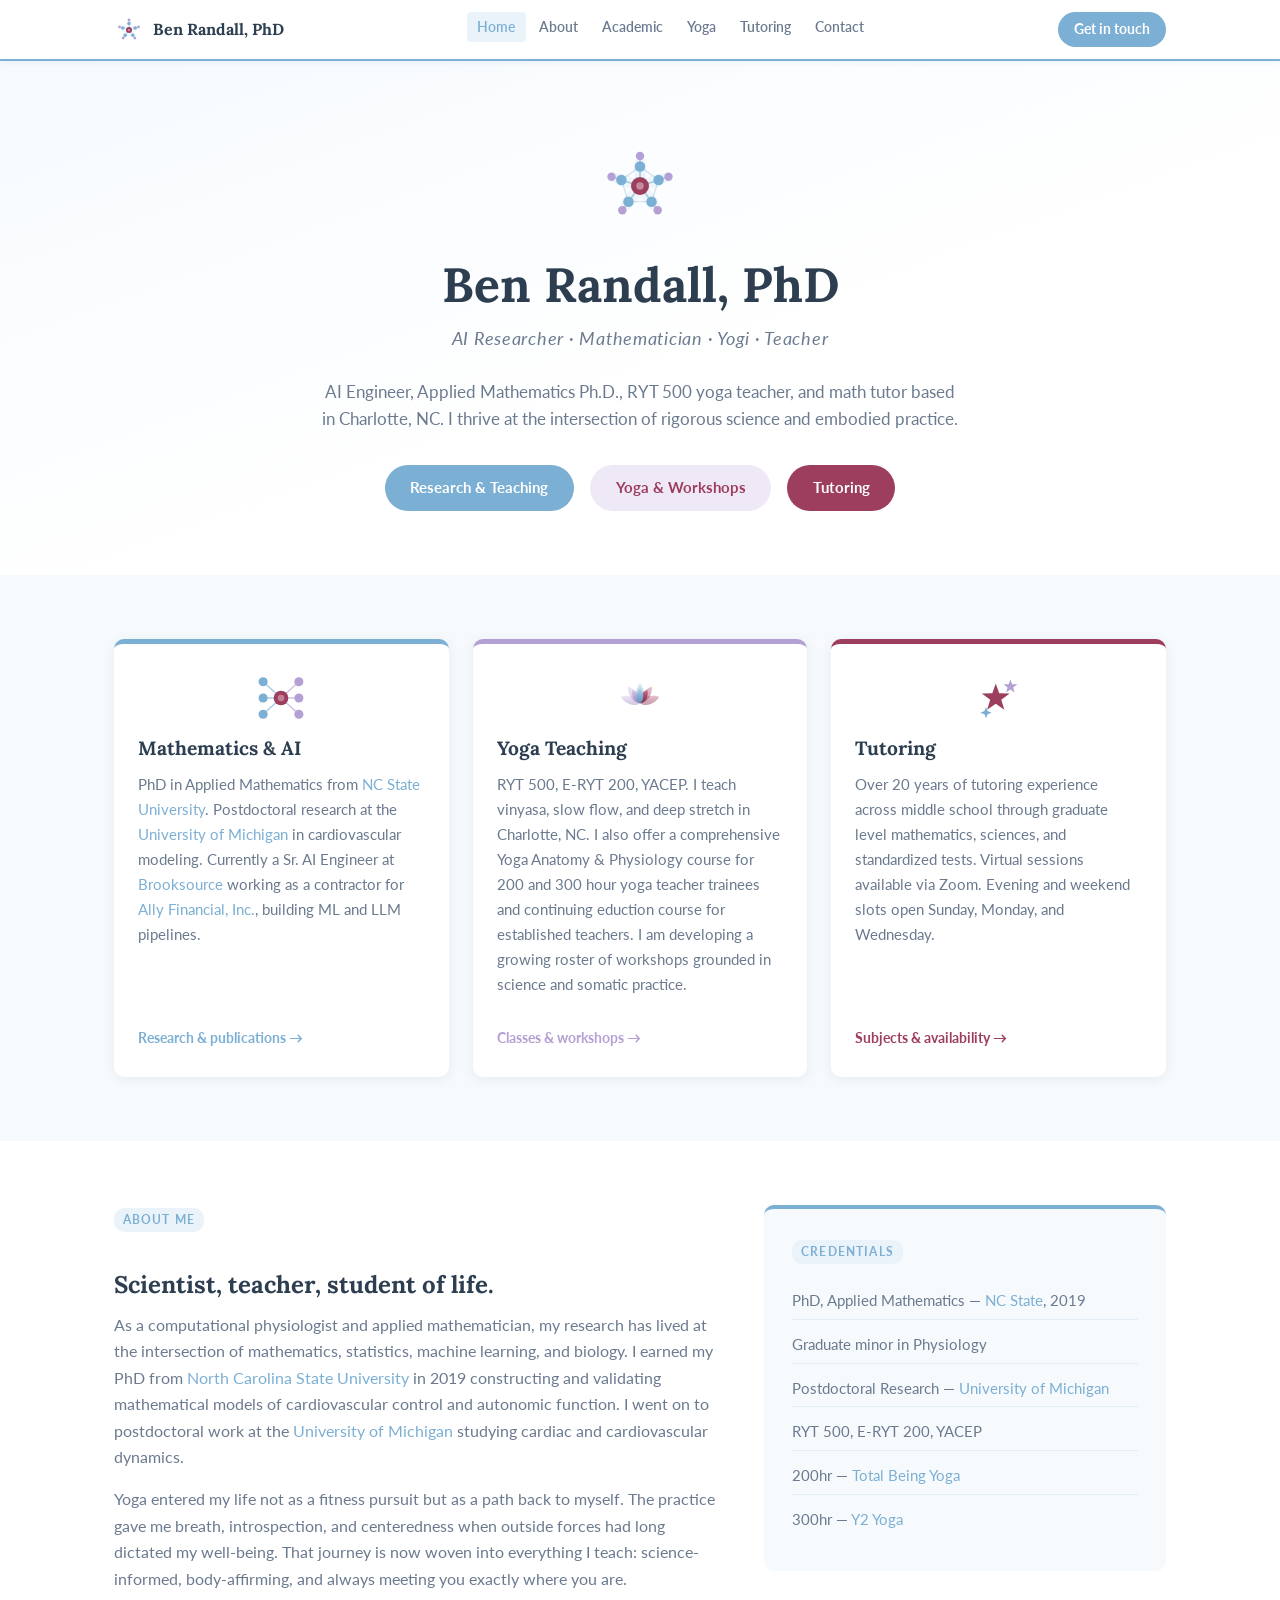
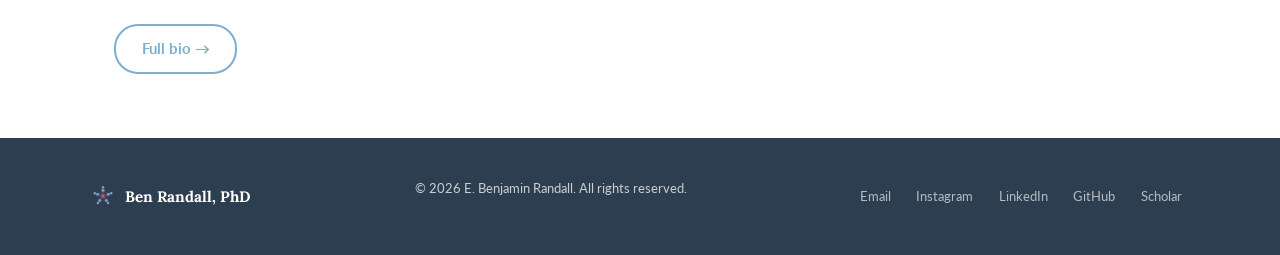
<file: index.html>
<!DOCTYPE html>
<html lang="en">
<head>
  <meta charset="UTF-8">
  <meta name="viewport" content="width=device-width, initial-scale=1.0">
  <meta name="description" content="Ben Randall, PhD: Applied mathematician, yoga teacher, and tutor based in Charlotte, NC.">
  <title>Ben Randall, PhD</title>
  <link rel="preconnect" href="https://fonts.googleapis.com">
  <link rel="preconnect" href="https://fonts.gstatic.com" crossorigin>
  <link href="https://fonts.googleapis.com/css2?family=Lora:ital,wght@0,400;0,700;1,400&family=Lato:ital,wght@0,400;0,700;1,400&display=swap" rel="stylesheet">
  <link rel="stylesheet" href="styles.css">
</head>
<body>

  <nav class="nav">
    <div class="nav__inner">
      <a href="index.html" class="nav__brand">
        <img src="assets/icon_ai_lotus.svg" alt="" class="nav__logo">
        <span class="nav__name">Ben Randall, PhD</span>
      </a>
      <ul class="nav__links">
        <li><a href="index.html" class="active">Home</a></li>
        <li><a href="about.html">About</a></li>
        <li><a href="academic.html">Academic</a></li>
        <li><a href="yoga.html">Yoga</a></li>
        <li><a href="tutoring.html">Tutoring</a></li>
        <li><a href="contact.html">Contact</a></li>
      </ul>
      <a href="contact.html" class="nav__cta">Get in touch</a>
    </div>
  </nav>

  <main>

    <!-- Hero -->
    <section class="hero">
      <img src="assets/icon_ai_lotus.svg" alt="Ben Randall logo" class="hero__mark">
      <h1 class="hero__title">Ben Randall, PhD</h1>
      <p class="hero__tagline">AI Researcher &middot; Mathematician &middot; Yogi &middot; Teacher</p>
      <p class="hero__bio">
        AI Engineer, Applied Mathematics Ph.D., RYT 500 yoga teacher, and math tutor based in Charlotte, NC.
        I thrive at the intersection of rigorous science and embodied practice.
      </p>
      <div class="hero__actions">
        <a href="academic.html" class="btn btn--primary">Research &amp; Teaching</a>
        <a href="yoga.html"     class="btn btn--secondary">Yoga &amp; Workshops</a>
        <a href="tutoring.html" class="btn btn--plum">Tutoring</a>
      </div>
    </section>

    <!-- Three pillars -->
    <section class="section section--tint">
      <div class="container">
        <div class="pillars">

          <div class="pillar-card">
            <img src="assets/icon_pillar_ai_engineer.svg" alt="" class="pillar-card__icon" style="width:52px;height:52px;">
            <h3 class="pillar-card__title">Mathematics &amp; AI</h3>
            <p class="pillar-card__body">
              PhD in Applied Mathematics from <a href="https://math.sciences.ncsu.edu/" target="_blank" rel="noopener">NC State University</a>. Postdoctoral research at the <a href="https://medschool.umich.edu/departments/molecular-integrative-physiology" target="_blank" rel="noopener">University of Michigan</a>
              in cardiovascular modeling. Currently a Sr. AI Engineer at <a href="https://www.brooksource.com/" target="_blank" rel="noopener">Brooksource</a> working as a contractor for <a href="https://www.ally.com/" target="_blank" rel="noopener">Ally Financial, Inc.</a>,
              building ML and LLM pipelines.
            </p>
            <a href="academic.html" class="pillar-card__link">Research &amp; publications &rarr;</a>
          </div>

          <div class="pillar-card pillar-card--lav">
            <img src="assets/icon_lotus_tricolor.svg" alt="" class="pillar-card__icon" style="width:52px;height:52px;">
            <h3 class="pillar-card__title">Yoga Teaching</h3>
            <p class="pillar-card__body">
              RYT 500, E-RYT 200, YACEP. I teach vinyasa, slow flow, and deep stretch in Charlotte, NC.
              I also offer a comprehensive Yoga Anatomy &amp; Physiology course for 200 and 300 hour yoga teacher trainees and continuing eduction course for established teachers. I am developing a growing roster of workshops grounded in science and somatic practice.
            </p>
            <a href="yoga.html" class="pillar-card__link">Classes &amp; workshops &rarr;</a>
          </div>

          <div class="pillar-card pillar-card--plum">
            <img src="assets/icon_pillar_math_tutor.svg" alt="" class="pillar-card__icon" style="width:52px;height:52px;">
            <h3 class="pillar-card__title">Tutoring</h3>
            <p class="pillar-card__body">
              Over 20 years of tutoring experience across middle school through graduate level mathematics,
              sciences, and standardized tests. Virtual sessions available via Zoom. Evening and weekend
              slots open Sunday, Monday, and Wednesday.
            </p>
            <a href="tutoring.html" class="pillar-card__link">Subjects &amp; availability &rarr;</a>
          </div>

        </div>
      </div>
    </section>

    <!-- Bio snippet -->
    <section class="section">
      <div class="container">
        <div class="two-col--wide two-col">
          <div class="prose">
            <span class="label">About me</span>
            <h2>Scientist, teacher, student of life.</h2>
            <p>
              As a computational physiologist and applied mathematician, my research has lived at the intersection of mathematics, statistics, machine learning, and biology. I earned my PhD from <a href="https://math.sciences.ncsu.edu/" target="_blank" rel="noopener">North Carolina State University</a> in 2019 constructing and validating mathematical models of cardiovascular control and autonomic function. I went on to postdoctoral work at the <a href="https://medschool.umich.edu/departments/molecular-integrative-physiology" target="_blank" rel="noopener">University of Michigan</a> studying cardiac and cardiovascular dynamics.
            </p>
            <p>
              Yoga entered my life not as a fitness pursuit but as a path back to myself. The practice gave me breath, introspection, and centeredness when outside forces had long dictated my well-being. That journey is now woven into everything I teach: science-informed, body-affirming, and always meeting you exactly where you are.
            </p>
            <a href="about.html" class="btn btn--outline" style="margin-top:1rem;">Full bio &rarr;</a>
          </div>
          <div>
            <div style="background:var(--tint);border-radius:10px;padding:1.75rem;border-top:4px solid var(--blue);">
              <span class="label">Credentials</span>
              <ul style="list-style:none;padding:0;margin-top:0.75rem;font-size:0.92rem;color:var(--muted);">
                <li style="padding:0.4rem 0;border-bottom:1px solid rgba(123,175,212,0.15);">PhD, Applied Mathematics &mdash; <a href="https://math.sciences.ncsu.edu/" target="_blank" rel="noopener">NC State</a>, 2019</li>
                <li style="padding:0.4rem 0;border-bottom:1px solid rgba(123,175,212,0.15);">Graduate minor in Physiology</li>
                <li style="padding:0.4rem 0;border-bottom:1px solid rgba(123,175,212,0.15);">Postdoctoral Research &mdash; <a href="https://medschool.umich.edu/departments/molecular-integrative-physiology" target="_blank" rel="noopener">University of Michigan</a></li>
                <li style="padding:0.4rem 0;border-bottom:1px solid rgba(123,175,212,0.15);">RYT 500, E-RYT 200, YACEP</li>
                <li style="padding:0.4rem 0;border-bottom:1px solid rgba(123,175,212,0.15);">200hr &mdash; <a href="https://totalbeingyoga.com/" target="_blank" rel="noopener">Total Being Yoga</a></li>
                <li style="padding:0.4rem 0;">300hr &mdash; <a href="https://y2yoga.com/" target="_blank" rel="noopener">Y2 Yoga</a></li>
              </ul>
            </div>
          </div>
        </div>
      </div>
    </section>

  </main>

  <footer class="footer">
    <div class="footer__inner">
      <a href="index.html" class="footer__brand">
        <img src="assets/icon_ai_lotus.svg" alt="" class="footer__logo">
        <span class="footer__name">Ben Randall, PhD</span>
      </a>
      <p class="footer__copy">&#169; 2026 E. Benjamin Randall. All rights reserved.</p>
      <nav class="footer__social" aria-label="Social links">
        <a href="mailto:ebenjaminrandall@gmail.com">Email</a>
        <a href="https://www.instagram.com/ebenjaminrandall/" target="_blank" rel="noopener">Instagram</a>
        <a href="https://www.linkedin.com/in/ebenjaminrandall/" target="_blank" rel="noopener">LinkedIn</a>
        <a href="https://github.com/ebenjaminrandall/" target="_blank" rel="noopener">GitHub</a>
        <a href="https://scholar.google.com/citations?user=M6UoraMAAAAJ" target="_blank" rel="noopener">Scholar</a>
      </nav>
    </div>
  </footer>

</body>
</html>
</file>
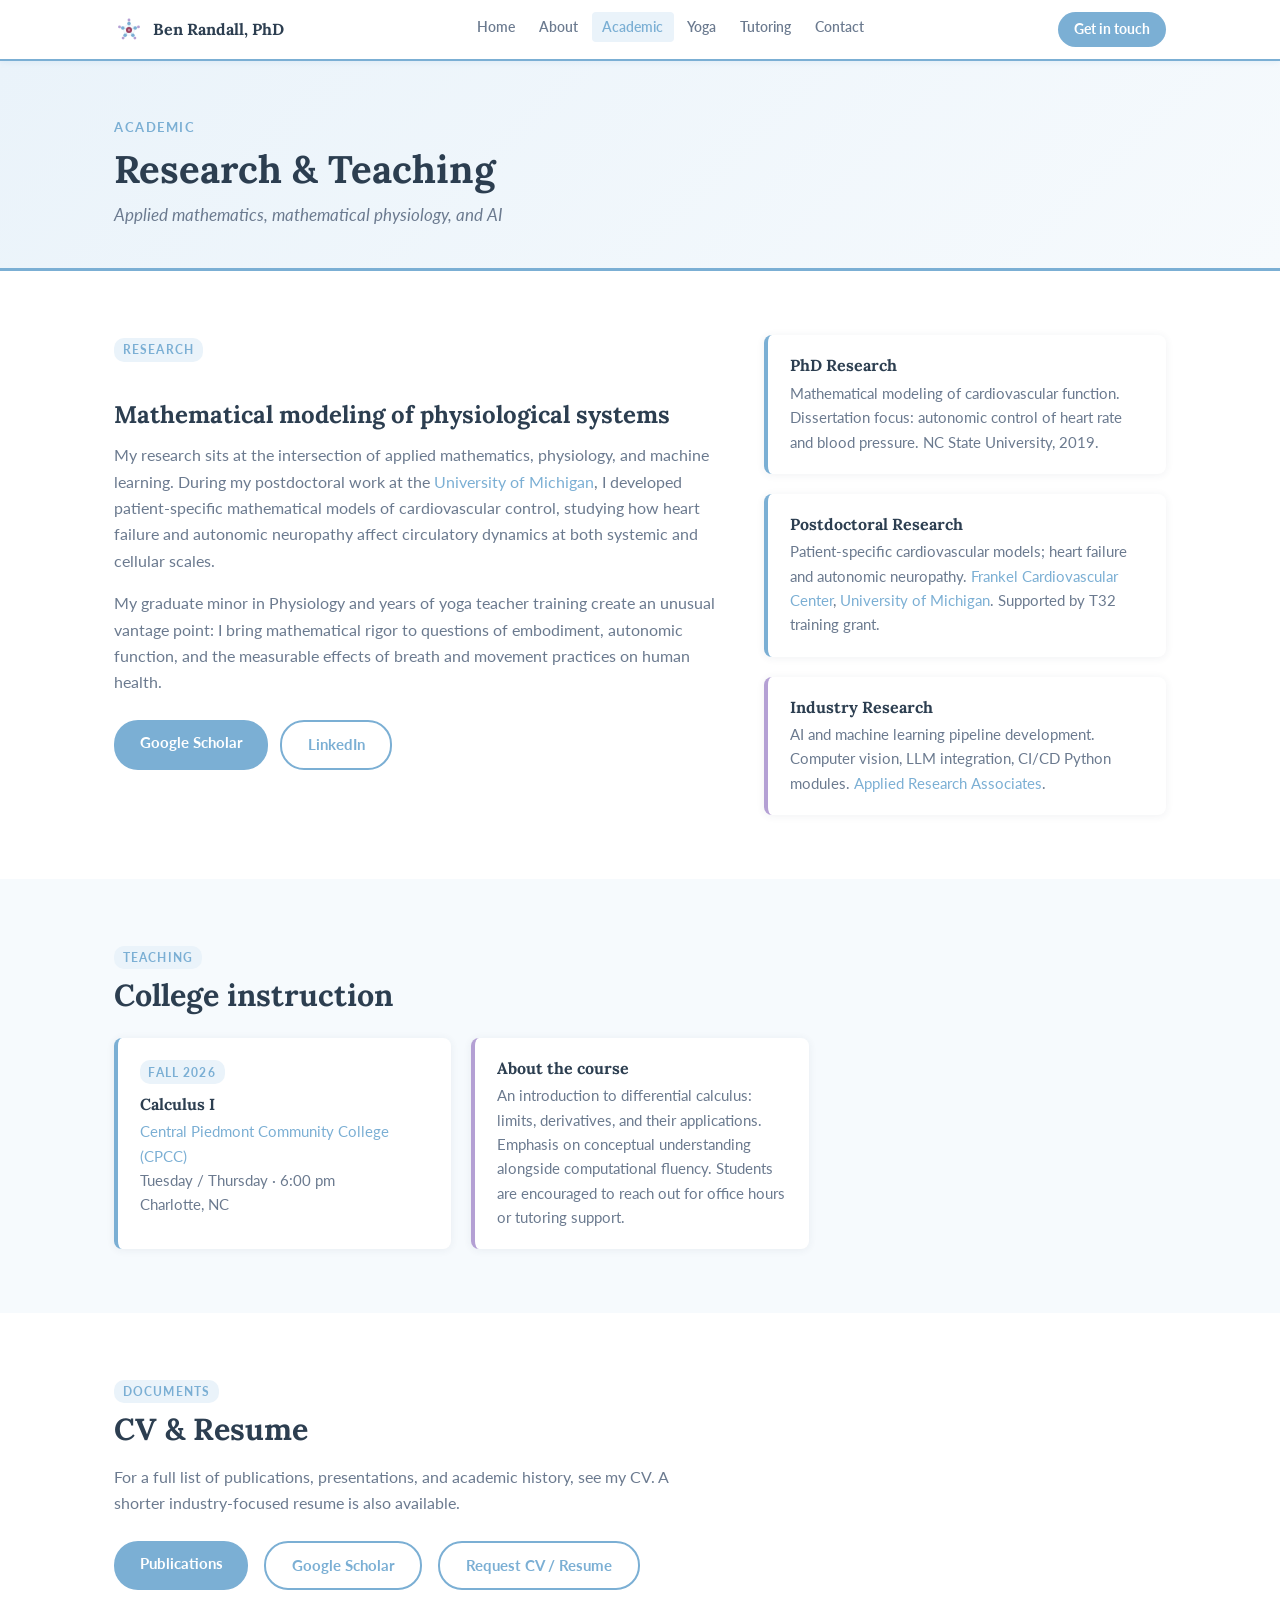
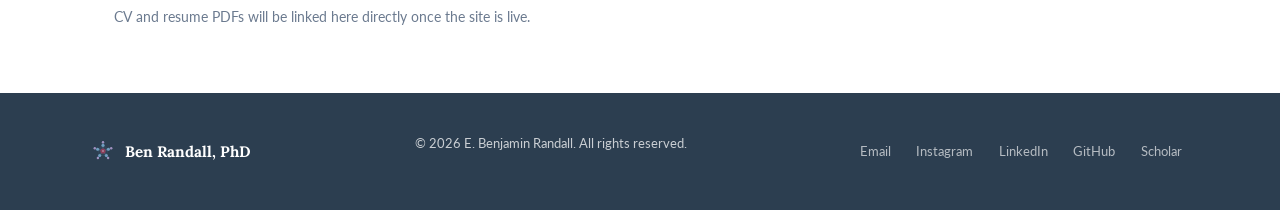
<file: academic.html>
<!DOCTYPE html>
<html lang="en">
<head>
  <meta charset="UTF-8">
  <meta name="viewport" content="width=device-width, initial-scale=1.0">
  <meta name="description" content="Research, teaching, and publications: Ben Randall, PhD.">
  <title>Academic | Ben Randall, PhD</title>
  <link rel="preconnect" href="https://fonts.googleapis.com">
  <link rel="preconnect" href="https://fonts.gstatic.com" crossorigin>
  <link href="https://fonts.googleapis.com/css2?family=Lora:ital,wght@0,400;0,700;1,400&family=Lato:ital,wght@0,400;0,700;1,400&display=swap" rel="stylesheet">
  <link rel="stylesheet" href="styles.css">
</head>
<body>

  <nav class="nav">
    <div class="nav__inner">
      <a href="index.html" class="nav__brand">
        <img src="assets/icon_ai_lotus.svg" alt="" class="nav__logo">
        <span class="nav__name">Ben Randall, PhD</span>
      </a>
      <ul class="nav__links">
        <li><a href="index.html">Home</a></li>
        <li><a href="about.html">About</a></li>
        <li><a href="academic.html" class="active">Academic</a></li>
        <li><a href="yoga.html">Yoga</a></li>
        <li><a href="tutoring.html">Tutoring</a></li>
        <li><a href="contact.html">Contact</a></li>
      </ul>
      <a href="contact.html" class="nav__cta">Get in touch</a>
    </div>
  </nav>

  <main>

    <div class="page-header">
      <div class="container">
        <p class="page-header__eyebrow">Academic</p>
        <h1 class="page-header__title">Research &amp; Teaching</h1>
        <p class="page-header__sub">Applied mathematics, mathematical physiology, and AI</p>
      </div>
    </div>

    <!-- Research -->
    <section class="section">
      <div class="container">
        <div class="two-col--wide two-col">
          <div class="prose">
            <span class="label">Research</span>
            <h2>Mathematical modeling of physiological systems</h2>
            <p>
              My research sits at the intersection of applied mathematics, physiology, and machine learning.
              During my postdoctoral work at the <a href="https://medschool.umich.edu/departments/molecular-integrative-physiology" target="_blank" rel="noopener">University of Michigan</a>, I developed patient-specific
              mathematical models of cardiovascular control, studying how heart failure and autonomic
              neuropathy affect circulatory dynamics at both systemic and cellular scales.
            </p>
            <p>
              My graduate minor in Physiology and years of yoga teacher training create an unusual
              vantage point: I bring mathematical rigor to questions of embodiment, autonomic function,
              and the measurable effects of breath and movement practices on human health.
            </p>
            <div style="display:flex;gap:0.75rem;flex-wrap:wrap;margin-top:1.5rem;">
              <a href="https://scholar.google.com/citations?user=M6UoraMAAAAJ" target="_blank" rel="noopener" class="btn btn--primary">Google Scholar</a>
              <a href="https://www.linkedin.com/in/ebenjaminrandall/" target="_blank" rel="noopener" class="btn btn--outline">LinkedIn</a>
            </div>
          </div>

          <div style="display:flex;flex-direction:column;gap:1.25rem;">
            <div class="info-card">
              <h4 class="info-card__title">PhD Research</h4>
              <p class="info-card__body">Mathematical modeling of cardiovascular function. Dissertation focus: autonomic control of heart rate and blood pressure. NC State University, 2019.</p>
            </div>
            <div class="info-card">
              <h4 class="info-card__title">Postdoctoral Research</h4>
              <p class="info-card__body">Patient-specific cardiovascular models; heart failure and autonomic neuropathy. <a href="https://www.uofmhealth.org/our-care/specialty-centers-hospitals/frankel-cardiovascular-center" target="_blank" rel="noopener">Frankel Cardiovascular Center</a>, <a href="https://medschool.umich.edu/departments/molecular-integrative-physiology" target="_blank" rel="noopener">University of Michigan</a>. Supported by T32 training grant.</p>
            </div>
            <div class="info-card info-card--lav">
              <h4 class="info-card__title">Industry Research</h4>
              <p class="info-card__body">AI and machine learning pipeline development. Computer vision, LLM integration, CI/CD Python modules. <a href="https://www.ara.com/" target="_blank" rel="noopener">Applied Research Associates</a>.</p>
            </div>
          </div>
        </div>
      </div>
    </section>

    <!-- Teaching -->
    <section class="section section--tint">
      <div class="container">
        <span class="label">Teaching</span>
        <h2 style="margin-bottom:1.5rem;">College instruction</h2>
        <div class="card-grid">
          <div class="info-card">
            <span class="label" style="margin-bottom:0.6rem;">Fall 2026</span>
            <h4 class="info-card__title">Calculus I</h4>
            <p class="info-card__body">
              <a href="https://www.cpcc.edu/programs/mathematics" target="_blank" rel="noopener">Central Piedmont Community College (CPCC)</a><br>
              Tuesday / Thursday &middot; 6:00 pm<br>
              Charlotte, NC
            </p>
          </div>
          <div class="info-card info-card--lav" style="justify-content:flex-start;">
            <h4 class="info-card__title">About the course</h4>
            <p class="info-card__body">
              An introduction to differential calculus: limits, derivatives, and their applications.
              Emphasis on conceptual understanding alongside computational fluency.
              Students are encouraged to reach out for office hours or tutoring support.
            </p>
          </div>
        </div>
      </div>
    </section>

    <!-- CV / Resume -->
    <section class="section">
      <div class="container">
        <span class="label">Documents</span>
        <h2 style="margin-bottom:1rem;">CV &amp; Resume</h2>
        <p style="color:var(--muted);max-width:560px;margin-bottom:1.5rem;">
          For a full list of publications, presentations, and academic history, see my CV.
          A shorter industry-focused resume is also available.
        </p>
        <div style="display:flex;gap:1rem;flex-wrap:wrap;">
          <a href="publications.html" class="btn btn--primary">Publications</a>
          <a href="https://scholar.google.com/citations?user=M6UoraMAAAAJ" target="_blank" rel="noopener" class="btn btn--outline">Google Scholar</a>
          <a href="contact.html" class="btn btn--outline">Request CV / Resume</a>
        </div>
        <p style="margin-top:1rem;font-size:0.85rem;color:var(--muted);">
          CV and resume PDFs will be linked here directly once the site is live.
        </p>
      </div>
    </section>

  </main>

  <footer class="footer">
    <div class="footer__inner">
      <a href="index.html" class="footer__brand">
        <img src="assets/icon_ai_lotus.svg" alt="" class="footer__logo">
        <span class="footer__name">Ben Randall, PhD</span>
      </a>
      <p class="footer__copy">&#169; 2026 E. Benjamin Randall. All rights reserved.</p>
      <nav class="footer__social" aria-label="Social links">
        <a href="mailto:ebenjaminrandall@gmail.com">Email</a>
        <a href="https://www.instagram.com/ebenjaminrandall/" target="_blank" rel="noopener">Instagram</a>
        <a href="https://www.linkedin.com/in/ebenjaminrandall/" target="_blank" rel="noopener">LinkedIn</a>
        <a href="https://github.com/ebenjaminrandall/" target="_blank" rel="noopener">GitHub</a>
        <a href="https://scholar.google.com/citations?user=M6UoraMAAAAJ" target="_blank" rel="noopener">Scholar</a>
      </nav>
    </div>
  </footer>

</body>
</html>
</file>
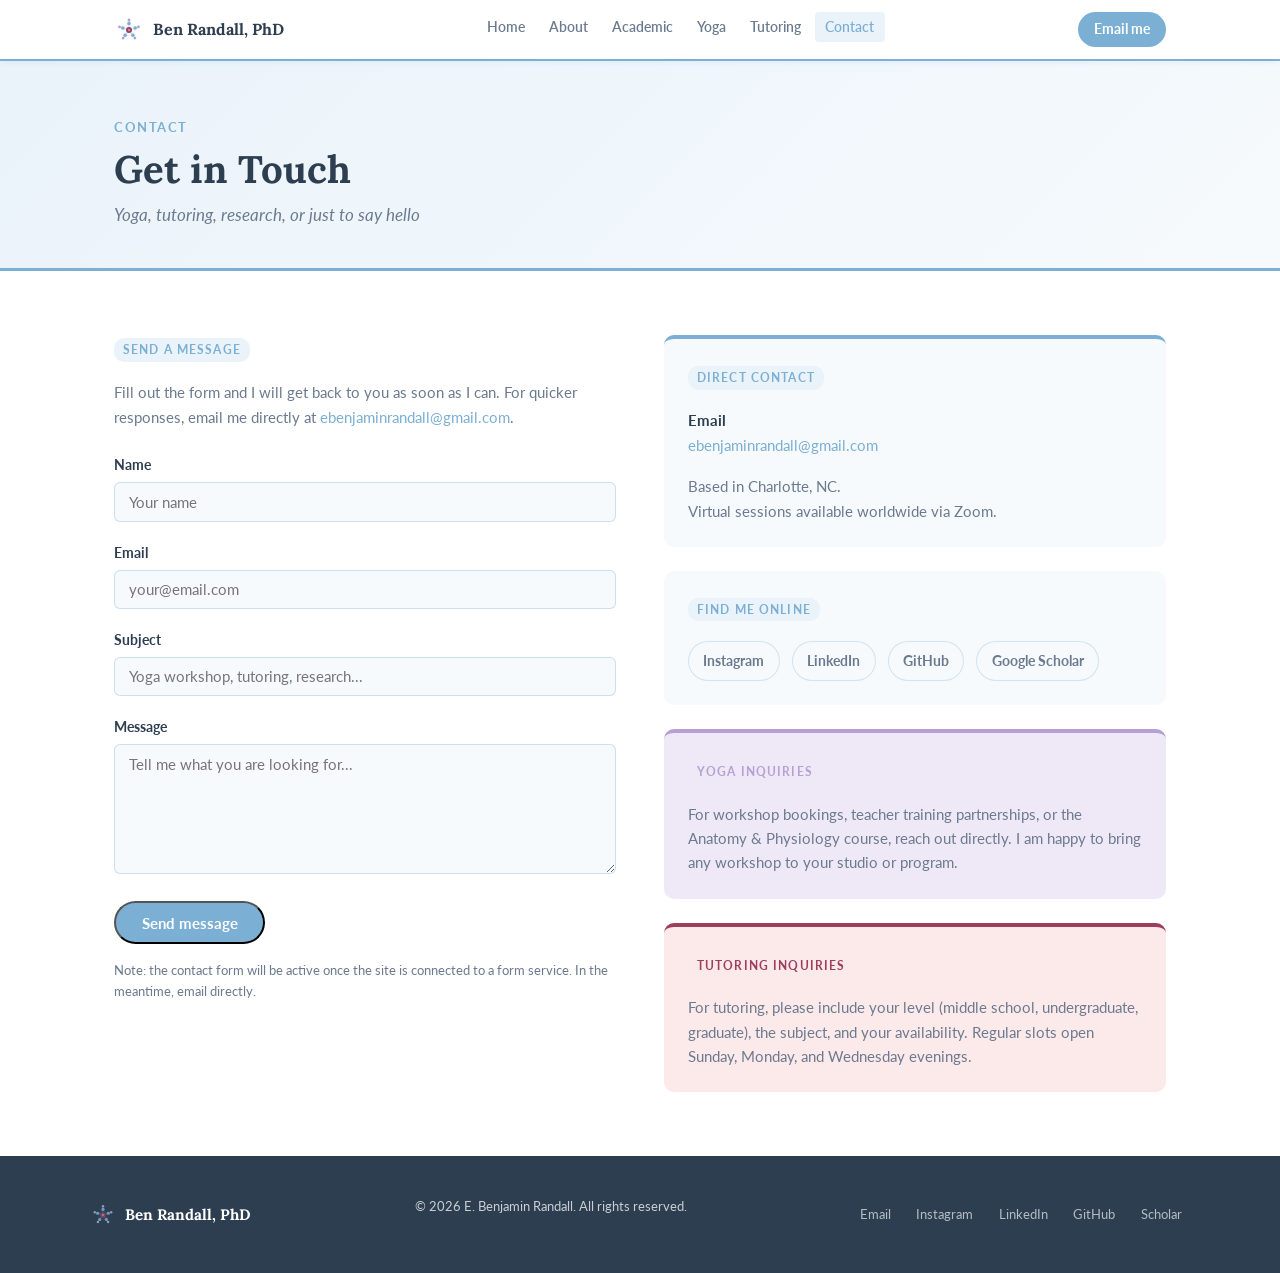
<file: contact.html>
<!DOCTYPE html>
<html lang="en">
<head>
  <meta charset="UTF-8">
  <meta name="viewport" content="width=device-width, initial-scale=1.0">
  <meta name="description" content="Get in touch with Ben Randall, PhD: yoga, tutoring, or research inquiries.">
  <title>Contact | Ben Randall, PhD</title>
  <link rel="preconnect" href="https://fonts.googleapis.com">
  <link rel="preconnect" href="https://fonts.gstatic.com" crossorigin>
  <link href="https://fonts.googleapis.com/css2?family=Lora:ital,wght@0,400;0,700;1,400&family=Lato:ital,wght@0,400;0,700;1,400&display=swap" rel="stylesheet">
  <link rel="stylesheet" href="styles.css">
</head>
<body>

  <nav class="nav">
    <div class="nav__inner">
      <a href="index.html" class="nav__brand">
        <img src="assets/icon_ai_lotus.svg" alt="" class="nav__logo">
        <span class="nav__name">Ben Randall, PhD</span>
      </a>
      <ul class="nav__links">
        <li><a href="index.html">Home</a></li>
        <li><a href="about.html">About</a></li>
        <li><a href="academic.html">Academic</a></li>
        <li><a href="yoga.html">Yoga</a></li>
        <li><a href="tutoring.html">Tutoring</a></li>
        <li><a href="contact.html" class="active">Contact</a></li>
      </ul>
      <a href="mailto:ebenjaminrandall@gmail.com" class="nav__cta">Email me</a>
    </div>
  </nav>

  <main>

    <div class="page-header">
      <div class="container">
        <p class="page-header__eyebrow">Contact</p>
        <h1 class="page-header__title">Get in Touch</h1>
        <p class="page-header__sub">Yoga, tutoring, research, or just to say hello</p>
      </div>
    </div>

    <section class="section">
      <div class="container">
        <div class="two-col">

          <!-- Form -->
          <div>
            <span class="label">Send a message</span>
            <p style="color:var(--muted);margin:0.75rem 0 1.5rem;font-size:0.95rem;">
              Fill out the form and I will get back to you as soon as I can.
              For quicker responses, email me directly at
              <a href="mailto:ebenjaminrandall@gmail.com">ebenjaminrandall@gmail.com</a>.
            </p>
            <form class="contact-form" action="https://formspree.io/f/placeholder" method="POST">
              <div class="form-group">
                <label for="name">Name</label>
                <input type="text" id="name" name="name" placeholder="Your name" required>
              </div>
              <div class="form-group">
                <label for="email">Email</label>
                <input type="email" id="email" name="email" placeholder="your@email.com" required>
              </div>
              <div class="form-group">
                <label for="subject">Subject</label>
                <input type="text" id="subject" name="subject" placeholder="Yoga workshop, tutoring, research...">
              </div>
              <div class="form-group">
                <label for="message">Message</label>
                <textarea id="message" name="message" placeholder="Tell me what you are looking for..." required></textarea>
              </div>
              <button type="submit" class="btn btn--primary">Send message</button>
            </form>
            <p style="font-size:0.8rem;color:var(--muted);margin-top:1rem;">
              Note: the contact form will be active once the site is connected to a form service.
              In the meantime, email directly.
            </p>
          </div>

          <!-- Contact info + social -->
          <div style="display:flex;flex-direction:column;gap:1.5rem;">

            <div style="background:var(--tint);border-radius:10px;padding:1.5rem;border-top:4px solid var(--blue);">
              <span class="label">Direct contact</span>
              <p style="margin-top:0.75rem;font-size:0.95rem;">
                <strong>Email</strong><br>
                <a href="mailto:ebenjaminrandall@gmail.com">ebenjaminrandall@gmail.com</a>
              </p>
              <p style="margin-top:0.75rem;font-size:0.92rem;color:var(--muted);">
                Based in Charlotte, NC.<br>
                Virtual sessions available worldwide via Zoom.
              </p>
            </div>

            <div style="background:var(--tint);border-radius:10px;padding:1.5rem;">
              <span class="label">Find me online</span>
              <div class="social-links" style="margin-top:0.85rem;">
                <a href="https://www.instagram.com/ebenjaminrandall/" target="_blank" rel="noopener" class="social-link">Instagram</a>
                <a href="https://www.linkedin.com/in/ebenjaminrandall/" target="_blank" rel="noopener" class="social-link">LinkedIn</a>
                <a href="https://github.com/ebenjaminrandall/" target="_blank" rel="noopener" class="social-link">GitHub</a>
                <a href="https://scholar.google.com/citations?user=M6UoraMAAAAJ" target="_blank" rel="noopener" class="social-link">Google Scholar</a>
              </div>
            </div>

            <div style="background:var(--practice);border-radius:10px;padding:1.5rem;border-top:4px solid var(--lav);">
              <span class="label label--lav">Yoga inquiries</span>
              <p style="margin-top:0.75rem;font-size:0.92rem;color:var(--muted);">
                For workshop bookings, teacher training partnerships, or the Anatomy &amp; Physiology
                course, reach out directly. I am happy to bring any workshop to your studio or program.
              </p>
            </div>

            <div style="background:var(--aware);border-radius:10px;padding:1.5rem;border-top:4px solid var(--plum);">
              <span class="label label--plum">Tutoring inquiries</span>
              <p style="margin-top:0.75rem;font-size:0.92rem;color:var(--muted);">
                For tutoring, please include your level (middle school, undergraduate, graduate),
                the subject, and your availability. Regular slots open Sunday, Monday, and Wednesday evenings.
              </p>
            </div>

          </div>
        </div>
      </div>
    </section>

  </main>

  <footer class="footer">
    <div class="footer__inner">
      <a href="index.html" class="footer__brand">
        <img src="assets/icon_ai_lotus.svg" alt="" class="footer__logo">
        <span class="footer__name">Ben Randall, PhD</span>
      </a>
      <p class="footer__copy">&#169; 2026 E. Benjamin Randall. All rights reserved.</p>
      <nav class="footer__social" aria-label="Social links">
        <a href="mailto:ebenjaminrandall@gmail.com">Email</a>
        <a href="https://www.instagram.com/ebenjaminrandall/" target="_blank" rel="noopener">Instagram</a>
        <a href="https://www.linkedin.com/in/ebenjaminrandall/" target="_blank" rel="noopener">LinkedIn</a>
        <a href="https://github.com/ebenjaminrandall/" target="_blank" rel="noopener">GitHub</a>
        <a href="https://scholar.google.com/citations?user=M6UoraMAAAAJ" target="_blank" rel="noopener">Scholar</a>
      </nav>
    </div>
  </footer>

</body>
</html>
</file>
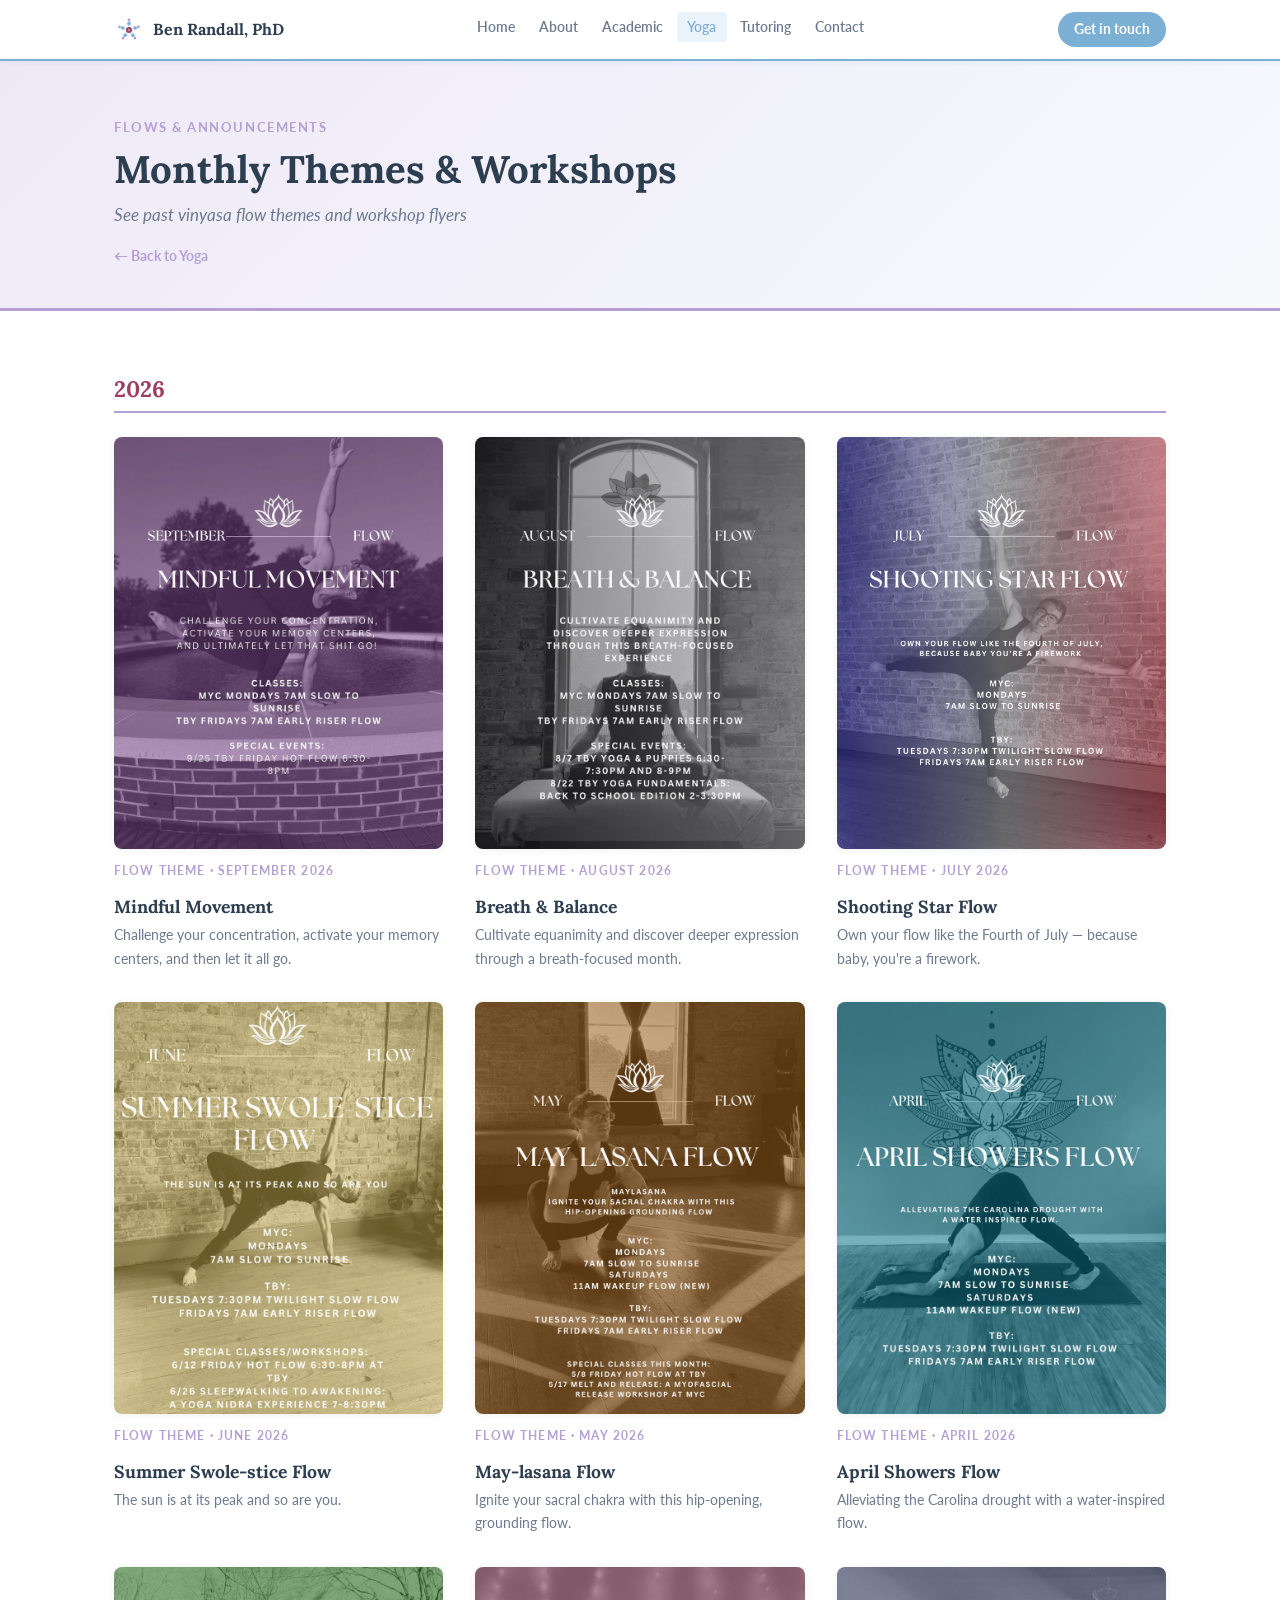
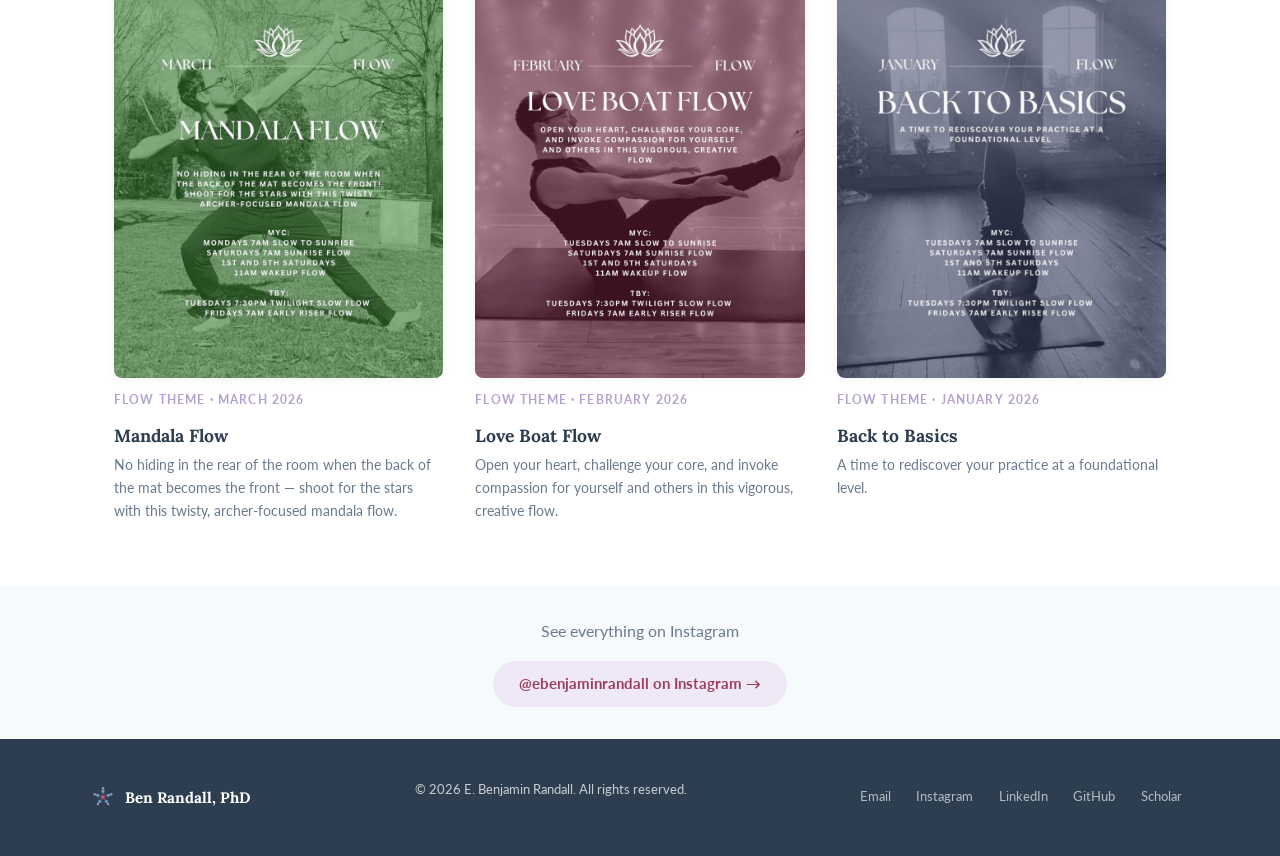
<file: flow-themes.html>
<!DOCTYPE html>
<html lang="en">
<head>
  <meta charset="UTF-8">
  <meta name="viewport" content="width=device-width, initial-scale=1.0">
  <meta name="description" content="Monthly vinyasa flow themes and workshop announcements from Ben Randall, PhD, RYT 500.">
  <title>Flow Themes | Ben Randall, PhD</title>
  <link rel="preconnect" href="https://fonts.googleapis.com">
  <link rel="preconnect" href="https://fonts.gstatic.com" crossorigin>
  <link href="https://fonts.googleapis.com/css2?family=Lora:ital,wght@0,400;0,700;1,400&family=Lato:ital,wght@0,400;0,700;1,400&display=swap" rel="stylesheet">
  <link rel="stylesheet" href="styles.css">
  <style>
    /* Instagram embed overrides — keeps embeds from stretching weirdly */
    .ig-grid {
      display: grid;
      grid-template-columns: repeat(auto-fill, minmax(320px, 1fr));
      gap: 2rem;
      align-items: start;
    }
    .ig-entry { display: flex; flex-direction: column; gap: 0.75rem; }
    .ig-entry__meta { }
    .ig-entry__label {
      font-family: 'Lato', sans-serif;
      font-size: 0.72rem;
      font-weight: 700;
      letter-spacing: 0.1em;
      text-transform: uppercase;
      color: var(--lav);
    }
    .ig-entry__title {
      font-family: 'Lora', Georgia, serif;
      font-size: 1.1rem;
      font-weight: 700;
      color: var(--text);
      margin: 0.25rem 0 0.35rem;
    }
    .ig-entry__note {
      font-size: 0.88rem;
      color: var(--muted);
    }
    /* Year heading */
    .ig-year-heading {
      font-family: 'Lora', Georgia, serif;
      font-size: 1.4rem;
      color: var(--plum);
      margin: 0 0 1.5rem;
      padding-bottom: 0.5rem;
      border-bottom: 2px solid var(--lav);
    }
    .ig-year-heading:not(:first-child) {
      margin-top: 3rem;
    }
    /* Flyer image */
    .ig-entry__photo img {
      width: 100%;
      display: block;
      border-radius: 8px;
      box-shadow: 0 1px 8px rgba(44,62,80,0.07);
    }
    /* Placeholder card for empty slots */
    .ig-placeholder {
      background: var(--tint);
      border: 2px dashed rgba(180,160,212,0.4);
      border-radius: 10px;
      padding: 2.5rem 1.5rem;
      text-align: center;
      color: var(--muted);
      font-size: 0.9rem;
    }
    .ig-placeholder strong { display: block; font-family: 'Lora', Georgia, serif; font-size: 1rem; margin-bottom: 0.4rem; color: var(--text); }
    @media (max-width: 700px) { .ig-grid { grid-template-columns: 1fr; } }
  </style>
</head>
<body>

  <nav class="nav">
    <div class="nav__inner">
      <a href="index.html" class="nav__brand">
        <img src="assets/icon_ai_lotus.svg" alt="" class="nav__logo">
        <span class="nav__name">Ben Randall, PhD</span>
      </a>
      <ul class="nav__links">
        <li><a href="index.html">Home</a></li>
        <li><a href="about.html">About</a></li>
        <li><a href="academic.html">Academic</a></li>
        <li><a href="yoga.html" class="active">Yoga</a></li>
        <li><a href="tutoring.html">Tutoring</a></li>
        <li><a href="contact.html">Contact</a></li>
      </ul>
      <a href="contact.html" class="nav__cta">Get in touch</a>
    </div>
  </nav>

  <main>

    <div class="page-header page-header--lav">
      <div class="container">
        <p class="page-header__eyebrow">Flows &amp; Announcements</p>
        <h1 class="page-header__title">Monthly Themes &amp; Workshops</h1>
        <p class="page-header__sub">See past vinyasa flow themes and workshop flyers</p>
        <p style="margin-top:0.75rem;font-size:0.9rem;">
          <a href="yoga.html" style="color:var(--lav);font-weight:700;">&larr; Back to Yoga</a>
        </p>
      </div>
    </div>

    <!-- How to add posts — visible only to you as a comment, but here as a note too 
    <section class="section section--tint" style="padding:1.5rem 0;">
      <div class="container">
        <div style="background:var(--concept);border-radius:8px;padding:1rem 1.25rem;border-left:4px solid var(--blue);font-size:0.88rem;color:var(--muted);">
          <strong style="color:var(--text);">How to add a new post to this page:</strong>
          Save the flyer image into <code style="background:var(--white);padding:0.1rem 0.3rem;border-radius:3px;">assets/flow-themes/</code>,
          then copy a new <code style="background:var(--white);padding:0.1rem 0.3rem;border-radius:3px;">&lt;div class="ig-entry"&gt;</code>
          block below, above the existing entries. Update the image filename, label, title, and note. That is all.
          
        </div>
      </div>
    </section>
    Remove this box once you are comfortable with the process
    -->

    <section class="section">
      <div class="container">

        <!-- ═══════════════════════════════════════════════════════
             NEW YEAR? Copy this block above the 2026 heading:

             <h2 class="ig-year-heading">2027</h2>
             <div class="ig-grid">
               ...that year's entries...
             </div>
        ═══════════════════════════════════════════════════════ -->

        <h2 class="ig-year-heading">2026</h2>
        <div class="ig-grid">

          <!-- ═══════════════════════════════════════════════════════
               PASTE NEW ENTRIES AT THE TOP OF THIS GRID.
               Each entry looks like this:

               <div class="ig-entry">
                 <div class="ig-entry__photo">
                   <img src="assets/flow-themes/your-flyer.jpg" alt="Flyer description">
                 </div>
                 <div class="ig-entry__meta">
                   <p class="ig-entry__label">Flow Theme &middot; June 2026</p>
                   <h3 class="ig-entry__title">Your Theme Title</h3>
                   <p class="ig-entry__note">Optional note about this theme.</p>
                 </div>
               </div>
          ═══════════════════════════════════════════════════════ -->

          <!-- NEXT ENTRY (replace with your next flyer) 
          <div class="ig-entry">
            <div class="ig-placeholder">
              <strong>Drop your next flyer here</strong>
              Save the image to <code style="background:var(--white);padding:0.1rem 0.3rem;border-radius:3px;">assets/flow-themes/</code> and update this entry.
            </div>
          </div>
          -->

          <div class="ig-entry">
            <div class="ig-entry__photo">
              <img src="assets/flow-themes/2026-09-mindful-movement.jpg" alt="September Flow: Mindful Movement flyer">
            </div>
            <div class="ig-entry__meta">
              <p class="ig-entry__label">Flow Theme &middot; September 2026</p>
              <h3 class="ig-entry__title">Mindful Movement</h3>
              <p class="ig-entry__note">Challenge your concentration, activate your memory centers, and then let it all go.</p>
            </div>
          </div>

          <div class="ig-entry">
            <div class="ig-entry__photo">
              <img src="assets/flow-themes/2026-08-breath-and-balance.jpg" alt="August Flow: Breath &amp; Balance flyer">
            </div>
            <div class="ig-entry__meta">
              <p class="ig-entry__label">Flow Theme &middot; August 2026</p>
              <h3 class="ig-entry__title">Breath &amp; Balance</h3>
              <p class="ig-entry__note">Cultivate equanimity and discover deeper expression through a breath-focused month.</p>
            </div>
          </div>

          <div class="ig-entry">
            <div class="ig-entry__photo">
              <img src="assets/flow-themes/2026-07-shooting-star-flow.jpg" alt="July Flow: Shooting Star Flow flyer">
            </div>
            <div class="ig-entry__meta">
              <p class="ig-entry__label">Flow Theme &middot; July 2026</p>
              <h3 class="ig-entry__title">Shooting Star Flow</h3>
              <p class="ig-entry__note">Own your flow like the Fourth of July &mdash; because baby, you're a firework.</p>
            </div>
          </div>

          <div class="ig-entry">
            <div class="ig-entry__photo">
              <img src="assets/flow-themes/2026-06-summer-swole-stice.jpg" alt="June Flow: Summer Swole-stice Flow flyer">
            </div>
            <div class="ig-entry__meta">
              <p class="ig-entry__label">Flow Theme &middot; June 2026</p>
              <h3 class="ig-entry__title">Summer Swole-stice Flow</h3>
              <p class="ig-entry__note">The sun is at its peak and so are you.</p>
            </div>
          </div>

          <div class="ig-entry">
            <div class="ig-entry__photo">
              <img src="assets/flow-themes/2026-05-may-lasana-flow.jpg" alt="May Flow: May-lasana Flow flyer">
            </div>
            <div class="ig-entry__meta">
              <p class="ig-entry__label">Flow Theme &middot; May 2026</p>
              <h3 class="ig-entry__title">May-lasana Flow</h3>
              <p class="ig-entry__note">Ignite your sacral chakra with this hip-opening, grounding flow.</p>
            </div>
          </div>

          <div class="ig-entry">
            <div class="ig-entry__photo">
              <img src="assets/flow-themes/2026-04-april-showers.jpg" alt="April Flow: April Showers Flow flyer">
            </div>
            <div class="ig-entry__meta">
              <p class="ig-entry__label">Flow Theme &middot; April 2026</p>
              <h3 class="ig-entry__title">April Showers Flow</h3>
              <p class="ig-entry__note">Alleviating the Carolina drought with a water-inspired flow.</p>
            </div>
          </div>

          <div class="ig-entry">
            <div class="ig-entry__photo">
              <img src="assets/flow-themes/2026-03-mandala-flow.jpg" alt="March Flow: Mandala Flow flyer">
            </div>
            <div class="ig-entry__meta">
              <p class="ig-entry__label">Flow Theme &middot; March 2026</p>
              <h3 class="ig-entry__title">Mandala Flow</h3>
              <p class="ig-entry__note">No hiding in the rear of the room when the back of the mat becomes the front &mdash; shoot for the stars with this twisty, archer-focused mandala flow.</p>
            </div>
          </div>

          <div class="ig-entry">
            <div class="ig-entry__photo">
              <img src="assets/flow-themes/2026-02-love-boat-flow.jpg" alt="February Flow: Love Boat Flow flyer">
            </div>
            <div class="ig-entry__meta">
              <p class="ig-entry__label">Flow Theme &middot; February 2026</p>
              <h3 class="ig-entry__title">Love Boat Flow</h3>
              <p class="ig-entry__note">Open your heart, challenge your core, and invoke compassion for yourself and others in this vigorous, creative flow.</p>
            </div>
          </div>

          <div class="ig-entry">
            <div class="ig-entry__photo">
              <img src="assets/flow-themes/2026-01-back-to-basics.jpg" alt="January Flow: Back to Basics flyer">
            </div>
            <div class="ig-entry__meta">
              <p class="ig-entry__label">Flow Theme &middot; January 2026</p>
              <h3 class="ig-entry__title">Back to Basics</h3>
              <p class="ig-entry__note">A time to rediscover your practice at a foundational level.</p>
            </div>
          </div>

        </div><!-- /ig-grid -->

      </div>
    </section>

    <!-- Link to full Instagram profile -->
    <section class="section section--tint" style="padding:2rem 0;text-align:center;">
      <div class="container">
        <p style="color:var(--muted);margin-bottom:1rem;">See everything on Instagram</p>
        <a href="https://www.instagram.com/ebenjaminrandall/" target="_blank" rel="noopener" class="btn btn--secondary">
          @ebenjaminrandall on Instagram &rarr;
        </a>
      </div>
    </section>

  </main>

  <footer class="footer">
    <div class="footer__inner">
      <a href="index.html" class="footer__brand">
        <img src="assets/icon_ai_lotus.svg" alt="" class="footer__logo">
        <span class="footer__name">Ben Randall, PhD</span>
      </a>
      <p class="footer__copy">&#169; 2026 E. Benjamin Randall. All rights reserved.</p>
      <nav class="footer__social" aria-label="Social links">
        <a href="mailto:ebenjaminrandall@gmail.com">Email</a>
        <a href="https://www.instagram.com/ebenjaminrandall/" target="_blank" rel="noopener">Instagram</a>
        <a href="https://www.linkedin.com/in/ebenjaminrandall/" target="_blank" rel="noopener">LinkedIn</a>
        <a href="https://github.com/ebenjaminrandall/" target="_blank" rel="noopener">GitHub</a>
        <a href="https://scholar.google.com/citations?user=M6UoraMAAAAJ" target="_blank" rel="noopener">Scholar</a>
      </nav>
    </div>
  </footer>

</body>
</html>
</file>
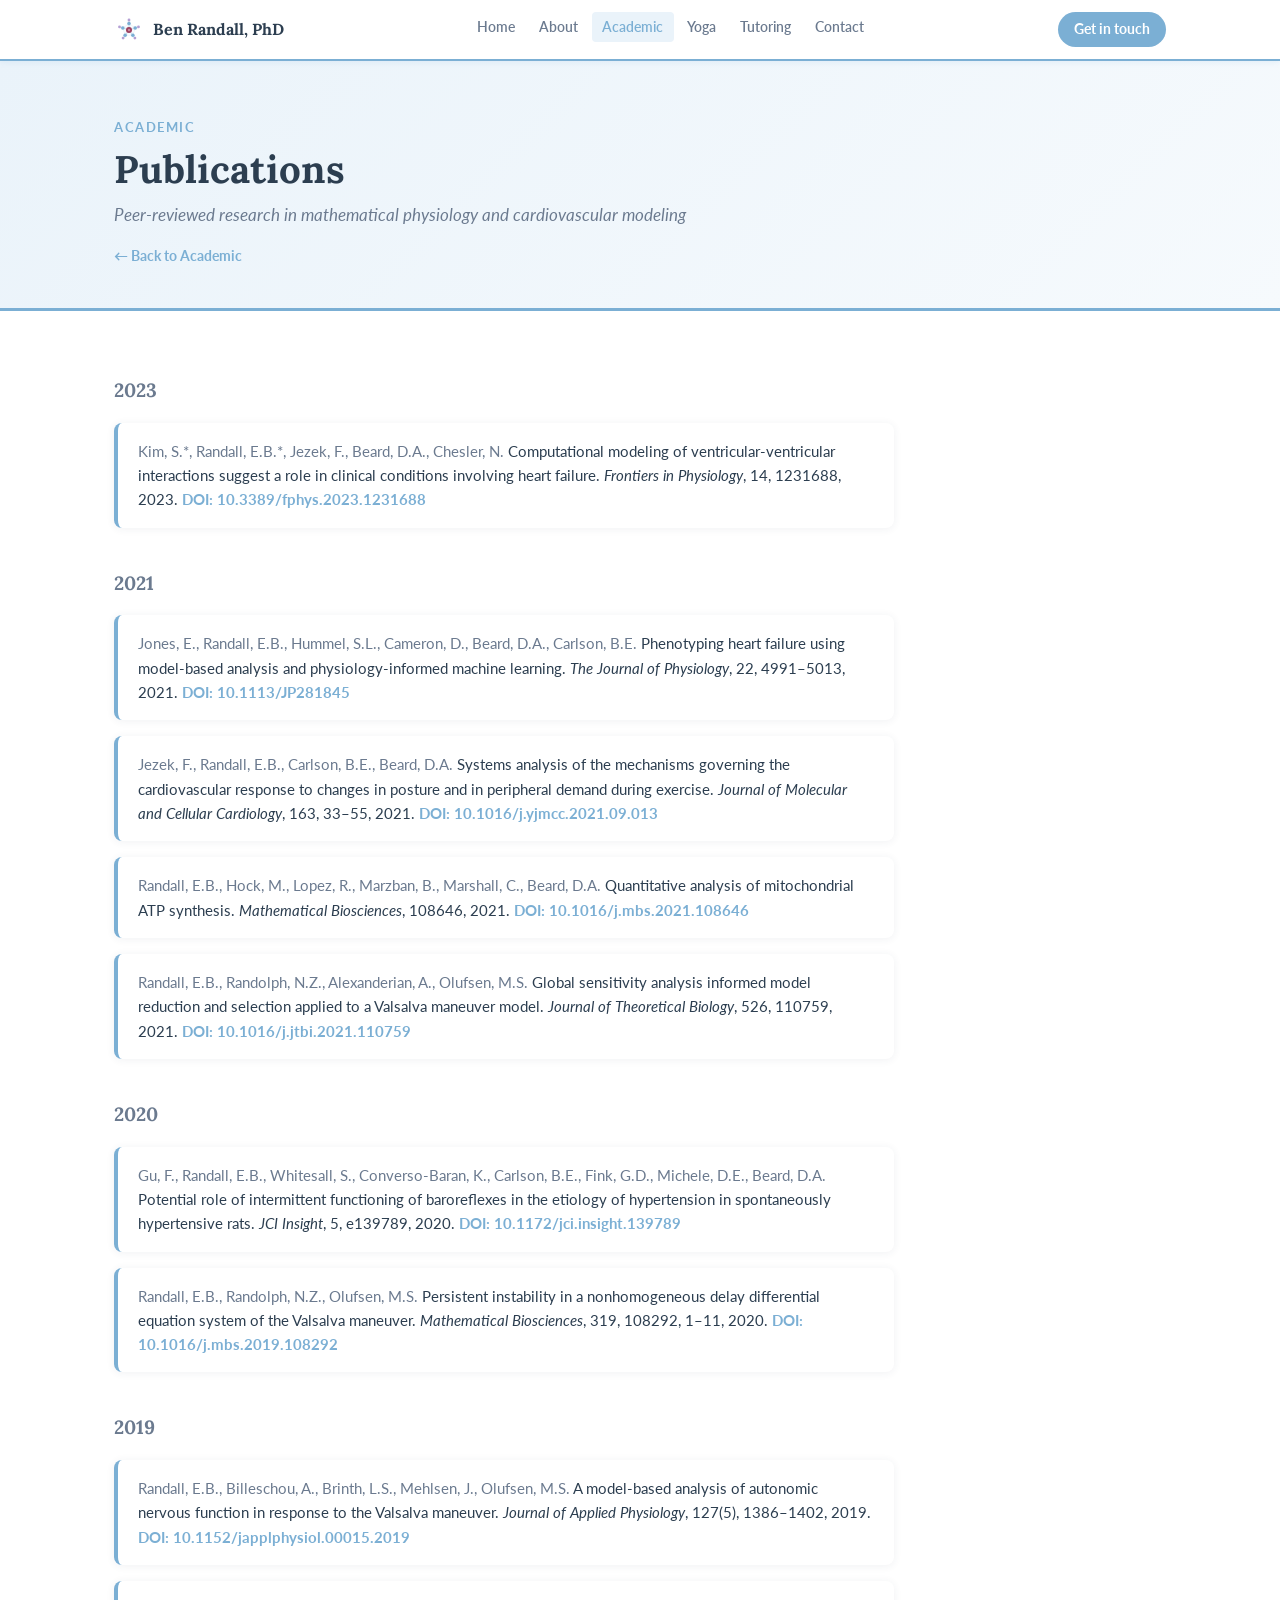
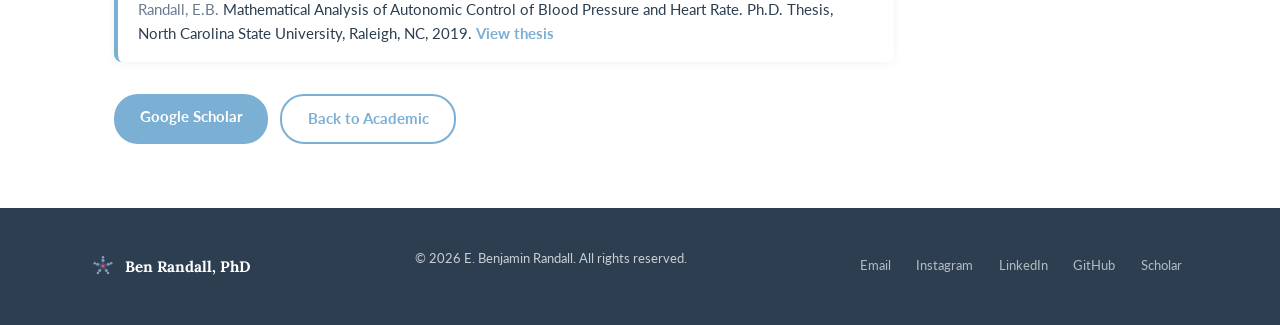
<file: publications.html>
<!DOCTYPE html>
<html lang="en">
<head>
  <meta charset="UTF-8">
  <meta name="viewport" content="width=device-width, initial-scale=1.0">
  <meta name="description" content="Peer-reviewed publications in mathematical physiology and cardiovascular modeling: Ben Randall, PhD.">
  <title>Publications | Ben Randall, PhD</title>
  <link rel="preconnect" href="https://fonts.googleapis.com">
  <link rel="preconnect" href="https://fonts.gstatic.com" crossorigin>
  <link href="https://fonts.googleapis.com/css2?family=Lora:ital,wght@0,400;0,700;1,400&family=Lato:ital,wght@0,400;0,700;1,400&display=swap" rel="stylesheet">
  <link rel="stylesheet" href="styles.css">
  <style>
    .pub-year {
      font-family: 'Lora', Georgia, serif;
      font-size: 1.2rem;
      font-weight: 700;
      color: var(--plum);
      margin: 2.5rem 0 1rem;
    }
    .pub-year:first-of-type { margin-top: 0; }
    .pub-entry {
      background: var(--white);
      border-radius: 8px;
      border-left: 4px solid var(--blue);
      padding: 1rem 1.25rem;
      box-shadow: 0 1px 8px rgba(44,62,80,0.07);
      margin-bottom: 1rem;
      font-size: 0.95rem;
      line-height: 1.6;
      color: var(--text);
    }
    .pub-entry a { color: var(--blue); font-weight: 700; }
    .pub-entry .pub-authors { color: var(--muted); }
  </style>
</head>
<body>

  <nav class="nav">
    <div class="nav__inner">
      <a href="index.html" class="nav__brand">
        <img src="assets/icon_ai_lotus.svg" alt="" class="nav__logo">
        <span class="nav__name">Ben Randall, PhD</span>
      </a>
      <ul class="nav__links">
        <li><a href="index.html">Home</a></li>
        <li><a href="about.html">About</a></li>
        <li><a href="academic.html" class="active">Academic</a></li>
        <li><a href="yoga.html">Yoga</a></li>
        <li><a href="tutoring.html">Tutoring</a></li>
        <li><a href="contact.html">Contact</a></li>
      </ul>
      <a href="contact.html" class="nav__cta">Get in touch</a>
    </div>
  </nav>

  <main>

    <div class="page-header">
      <div class="container">
        <p class="page-header__eyebrow">Academic</p>
        <h1 class="page-header__title">Publications</h1>
        <p class="page-header__sub">Peer-reviewed research in mathematical physiology and cardiovascular modeling</p>
        <p style="margin-top:0.75rem;font-size:0.9rem;">
          <a href="academic.html" style="color:var(--blue);font-weight:700;">&larr; Back to Academic</a>
        </p>
      </div>
    </div>

    <section class="section">
      <div class="container">
        <div class="prose" style="max-width:780px;">

          <p class="pub-year">2023</p>
          <div class="pub-entry">
            <span class="pub-authors">Kim, S.*, Randall, E.B.*, Jezek, F., Beard, D.A., Chesler, N.</span>
            Computational modeling of ventricular-ventricular interactions suggest a role in clinical conditions involving heart failure.
            <em>Frontiers in Physiology</em>, 14, 1231688, 2023.
            <a href="https://doi.org/10.3389/fphys.2023.1231688" target="_blank" rel="noopener">DOI: 10.3389/fphys.2023.1231688</a>
          </div>

          <p class="pub-year">2021</p>
          <div class="pub-entry">
            <span class="pub-authors">Jones, E., Randall, E.B., Hummel, S.L., Cameron, D., Beard, D.A., Carlson, B.E.</span>
            Phenotyping heart failure using model-based analysis and physiology-informed machine learning.
            <em>The Journal of Physiology</em>, 22, 4991&ndash;5013, 2021.
            <a href="https://doi.org/10.1113/JP281845" target="_blank" rel="noopener">DOI: 10.1113/JP281845</a>
          </div>
          <div class="pub-entry">
            <span class="pub-authors">Jezek, F., Randall, E.B., Carlson, B.E., Beard, D.A.</span>
            Systems analysis of the mechanisms governing the cardiovascular response to changes in posture and in peripheral demand during exercise.
            <em>Journal of Molecular and Cellular Cardiology</em>, 163, 33&ndash;55, 2021.
            <a href="https://doi.org/10.1016/j.yjmcc.2021.09.013" target="_blank" rel="noopener">DOI: 10.1016/j.yjmcc.2021.09.013</a>
          </div>
          <div class="pub-entry">
            <span class="pub-authors">Randall, E.B., Hock, M., Lopez, R., Marzban, B., Marshall, C., Beard, D.A.</span>
            Quantitative analysis of mitochondrial ATP synthesis.
            <em>Mathematical Biosciences</em>, 108646, 2021.
            <a href="https://doi.org/10.1016/j.mbs.2021.108646" target="_blank" rel="noopener">DOI: 10.1016/j.mbs.2021.108646</a>
          </div>
          <div class="pub-entry">
            <span class="pub-authors">Randall, E.B., Randolph, N.Z., Alexanderian, A., Olufsen, M.S.</span>
            Global sensitivity analysis informed model reduction and selection applied to a Valsalva maneuver model.
            <em>Journal of Theoretical Biology</em>, 526, 110759, 2021.
            <a href="https://doi.org/10.1016/j.jtbi.2021.110759" target="_blank" rel="noopener">DOI: 10.1016/j.jtbi.2021.110759</a>
          </div>

          <p class="pub-year">2020</p>
          <div class="pub-entry">
            <span class="pub-authors">Gu, F., Randall, E.B., Whitesall, S., Converso-Baran, K., Carlson, B.E., Fink, G.D., Michele, D.E., Beard, D.A.</span>
            Potential role of intermittent functioning of baroreflexes in the etiology of hypertension in spontaneously hypertensive rats.
            <em>JCI Insight</em>, 5, e139789, 2020.
            <a href="https://doi.org/10.1172/jci.insight.139789" target="_blank" rel="noopener">DOI: 10.1172/jci.insight.139789</a>
          </div>
          <div class="pub-entry">
            <span class="pub-authors">Randall, E.B., Randolph, N.Z., Olufsen, M.S.</span>
            Persistent instability in a nonhomogeneous delay differential equation system of the Valsalva maneuver.
            <em>Mathematical Biosciences</em>, 319, 108292, 1&ndash;11, 2020.
            <a href="https://doi.org/10.1016/j.mbs.2019.108292" target="_blank" rel="noopener">DOI: 10.1016/j.mbs.2019.108292</a>
          </div>

          <p class="pub-year">2019</p>
          <div class="pub-entry">
            <span class="pub-authors">Randall, E.B., Billeschou, A., Brinth, L.S., Mehlsen, J., Olufsen, M.S.</span>
            A model-based analysis of autonomic nervous function in response to the Valsalva maneuver.
            <em>Journal of Applied Physiology</em>, 127(5), 1386&ndash;1402, 2019.
            <a href="https://doi.org/10.1152/japplphysiol.00015.2019" target="_blank" rel="noopener">DOI: 10.1152/japplphysiol.00015.2019</a>
          </div>
          <div class="pub-entry">
            <span class="pub-authors">Randall, E.B.</span>
            Mathematical Analysis of Autonomic Control of Blood Pressure and Heart Rate.
            Ph.D. Thesis, North Carolina State University, Raleigh, NC, 2019.
            <a href="https://repository.lib.ncsu.edu/handle/1840.20/36850" target="_blank" rel="noopener">View thesis</a>
          </div>

          <div style="display:flex;gap:0.75rem;flex-wrap:wrap;margin-top:2rem;">
            <a href="https://scholar.google.com/citations?user=M6UoraMAAAAJ" target="_blank" rel="noopener" class="btn btn--primary">Google Scholar</a>
            <a href="academic.html" class="btn btn--outline">Back to Academic</a>
          </div>

        </div>
      </div>
    </section>

  </main>

  <footer class="footer">
    <div class="footer__inner">
      <a href="index.html" class="footer__brand">
        <img src="assets/icon_ai_lotus.svg" alt="" class="footer__logo">
        <span class="footer__name">Ben Randall, PhD</span>
      </a>
      <p class="footer__copy">&#169; 2026 E. Benjamin Randall. All rights reserved.</p>
      <nav class="footer__social" aria-label="Social links">
        <a href="mailto:ebenjaminrandall@gmail.com">Email</a>
        <a href="https://www.instagram.com/ebenjaminrandall/" target="_blank" rel="noopener">Instagram</a>
        <a href="https://www.linkedin.com/in/ebenjaminrandall/" target="_blank" rel="noopener">LinkedIn</a>
        <a href="https://github.com/ebenjaminrandall/" target="_blank" rel="noopener">GitHub</a>
        <a href="https://scholar.google.com/citations?user=M6UoraMAAAAJ" target="_blank" rel="noopener">Scholar</a>
      </nav>
    </div>
  </footer>

</body>
</html>
</file>
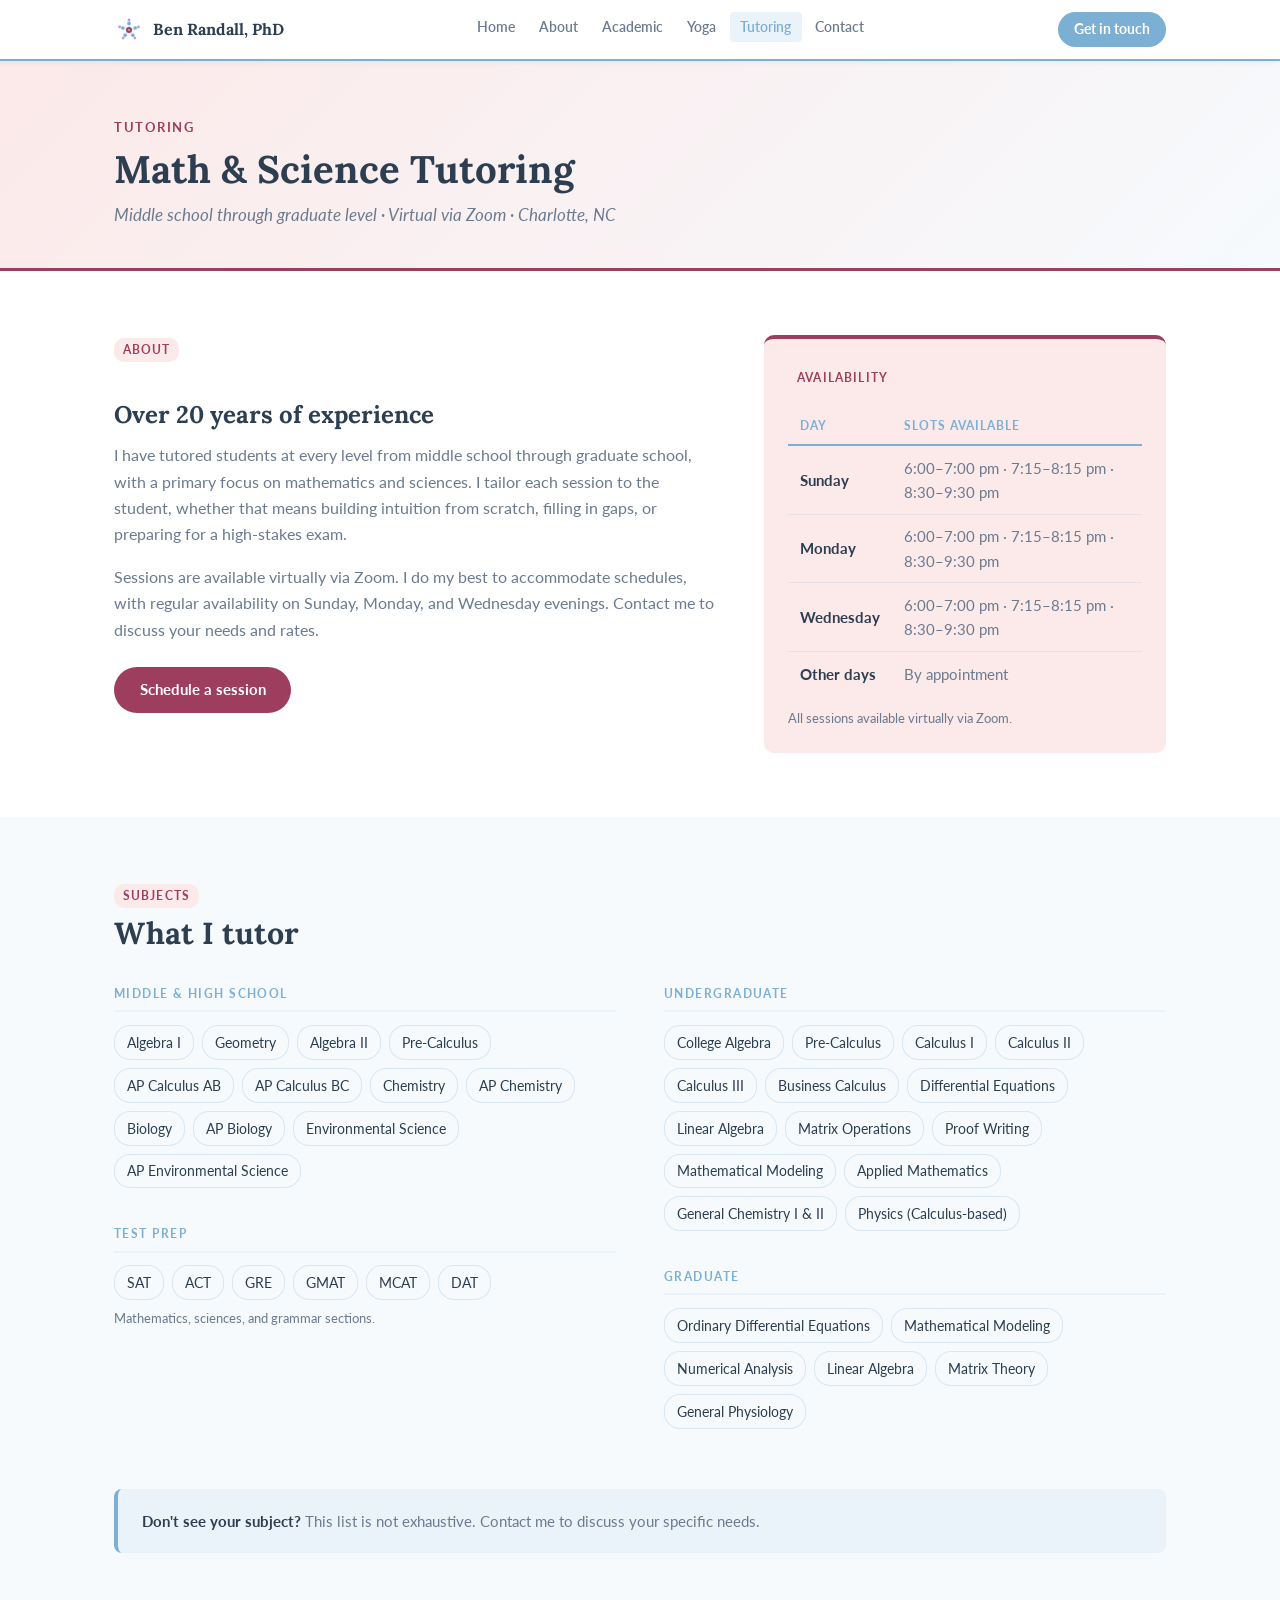
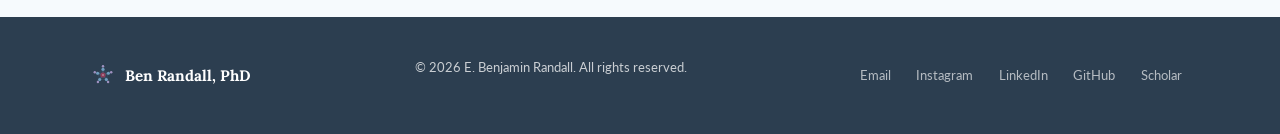
<file: tutoring.html>
<!DOCTYPE html>
<html lang="en">
<head>
  <meta charset="UTF-8">
  <meta name="viewport" content="width=device-width, initial-scale=1.0">
  <meta name="description" content="Math and science tutoring with Ben Randall, PhD. Middle school through graduate level. Charlotte, NC and virtual.">
  <title>Tutoring | Ben Randall, PhD</title>
  <link rel="preconnect" href="https://fonts.googleapis.com">
  <link rel="preconnect" href="https://fonts.gstatic.com" crossorigin>
  <link href="https://fonts.googleapis.com/css2?family=Lora:ital,wght@0,400;0,700;1,400&family=Lato:ital,wght@0,400;0,700;1,400&display=swap" rel="stylesheet">
  <link rel="stylesheet" href="styles.css">
</head>
<body>

  <nav class="nav">
    <div class="nav__inner">
      <a href="index.html" class="nav__brand">
        <img src="assets/icon_ai_lotus.svg" alt="" class="nav__logo">
        <span class="nav__name">Ben Randall, PhD</span>
      </a>
      <ul class="nav__links">
        <li><a href="index.html">Home</a></li>
        <li><a href="about.html">About</a></li>
        <li><a href="academic.html">Academic</a></li>
        <li><a href="yoga.html">Yoga</a></li>
        <li><a href="tutoring.html" class="active">Tutoring</a></li>
        <li><a href="contact.html">Contact</a></li>
      </ul>
      <a href="contact.html" class="nav__cta">Get in touch</a>
    </div>
  </nav>

  <main>

    <div class="page-header page-header--plum">
      <div class="container">
        <p class="page-header__eyebrow">Tutoring</p>
        <h1 class="page-header__title">Math &amp; Science Tutoring</h1>
        <p class="page-header__sub">Middle school through graduate level &middot; Virtual via Zoom &middot; Charlotte, NC</p>
      </div>
    </div>

    <!-- Intro -->
    <section class="section">
      <div class="container">
        <div class="two-col--wide two-col">
          <div class="prose">
            <span class="label label--plum">About</span>
            <h2>Over 20 years of experience</h2>
            <p>
              I have tutored students at every level from middle school through graduate school, with
              a primary focus on mathematics and sciences. I tailor each session to the student,
              whether that means building intuition from scratch, filling in gaps, or preparing for
              a high-stakes exam.
            </p>
            <p>
              Sessions are available virtually via Zoom. I do my best to accommodate schedules, with regular availability on Sunday, Monday, and Wednesday evenings. Contact me to discuss your needs and rates.
            </p>
            <a href="contact.html" class="btn btn--plum" style="margin-top:0.5rem;">Schedule a session</a>
          </div>

          <div style="background:var(--aware);border-radius:10px;padding:1.5rem;border-top:4px solid var(--plum);">
            <span class="label label--plum">Availability</span>
            <table class="schedule-table" style="margin-top:0.75rem;">
              <thead>
                <tr><th>Day</th><th>Slots available</th></tr>
              </thead>
              <tbody>
                <tr><td>Sunday</td><td>6:00&ndash;7:00 pm &middot; 7:15&ndash;8:15 pm &middot; 8:30&ndash;9:30 pm</td></tr>
                <tr><td>Monday</td><td>6:00&ndash;7:00 pm &middot; 7:15&ndash;8:15 pm &middot; 8:30&ndash;9:30 pm</td></tr>
                <tr><td>Wednesday</td><td>6:00&ndash;7:00 pm &middot; 7:15&ndash;8:15 pm &middot; 8:30&ndash;9:30 pm</td></tr>
                <tr><td>Other days</td><td>By appointment</td></tr>
              </tbody>
            </table>
            <p style="font-size:0.82rem;color:var(--muted);margin-top:0.75rem;">
              All sessions available virtually via Zoom.
            </p>
          </div>
        </div>
      </div>
    </section>

    <!-- Subject lists -->
    <section class="section section--tint">
      <div class="container">
        <span class="label label--plum">Subjects</span>
        <h2 style="margin-bottom:2rem;">What I tutor</h2>

        <div class="two-col">
          <div>
            <div class="subject-group">
              <p class="subject-group__label">Middle &amp; High School</p>
              <ul class="subject-list">
                <li>Algebra I</li><li>Geometry</li><li>Algebra II</li>
                <li>Pre-Calculus</li><li>AP Calculus AB</li><li>AP Calculus BC</li>
                <li>Chemistry</li><li>AP Chemistry</li><li>Biology</li>
                <li>AP Biology</li><li>Environmental Science</li><li>AP Environmental Science</li>
              </ul>
            </div>

            <div class="subject-group">
              <p class="subject-group__label">Test Prep</p>
              <ul class="subject-list">
                <li>SAT</li><li>ACT</li><li>GRE</li><li>GMAT</li><li>MCAT</li><li>DAT</li>
              </ul>
              <p style="font-size:0.82rem;color:var(--muted);margin-top:0.5rem;">Mathematics, sciences, and grammar sections.</p>
            </div>
          </div>

          <div>
            <div class="subject-group">
              <p class="subject-group__label">Undergraduate</p>
              <ul class="subject-list">
                <li>College Algebra</li><li>Pre-Calculus</li><li>Calculus I</li>
                <li>Calculus II</li><li>Calculus III</li><li>Business Calculus</li>
                <li>Differential Equations</li><li>Linear Algebra</li>
                <li>Matrix Operations</li><li>Proof Writing</li>
                <li>Mathematical Modeling</li><li>Applied Mathematics</li>
                <li>General Chemistry I &amp; II</li><li>Physics (Calculus-based)</li>
              </ul>
            </div>

            <div class="subject-group">
              <p class="subject-group__label">Graduate</p>
              <ul class="subject-list">
                <li>Ordinary Differential Equations</li>
                <li>Mathematical Modeling</li>
                <li>Numerical Analysis</li>
                <li>Linear Algebra</li>
                <li>Matrix Theory</li>
                <li>General Physiology</li>
              </ul>
            </div>
          </div>
        </div>

        <div style="background:var(--concept);border-radius:8px;padding:1.25rem 1.5rem;margin-top:1.5rem;border-left:4px solid var(--blue);">
          <p style="margin:0;font-size:0.92rem;color:var(--muted);">
            <strong style="color:var(--text);">Don't see your subject?</strong>
            This list is not exhaustive. Contact me to discuss your specific needs.
          </p>
        </div>
      </div>
    </section>

  </main>

  <footer class="footer">
    <div class="footer__inner">
      <a href="index.html" class="footer__brand">
        <img src="assets/icon_ai_lotus.svg" alt="" class="footer__logo">
        <span class="footer__name">Ben Randall, PhD</span>
      </a>
      <p class="footer__copy">&#169; 2026 E. Benjamin Randall. All rights reserved.</p>
      <nav class="footer__social" aria-label="Social links">
        <a href="mailto:ebenjaminrandall@gmail.com">Email</a>
        <a href="https://www.instagram.com/ebenjaminrandall/" target="_blank" rel="noopener">Instagram</a>
        <a href="https://www.linkedin.com/in/ebenjaminrandall/" target="_blank" rel="noopener">LinkedIn</a>
        <a href="https://github.com/ebenjaminrandall/" target="_blank" rel="noopener">GitHub</a>
        <a href="https://scholar.google.com/citations?user=M6UoraMAAAAJ" target="_blank" rel="noopener">Scholar</a>
      </nav>
    </div>
  </footer>

</body>
</html>
</file>
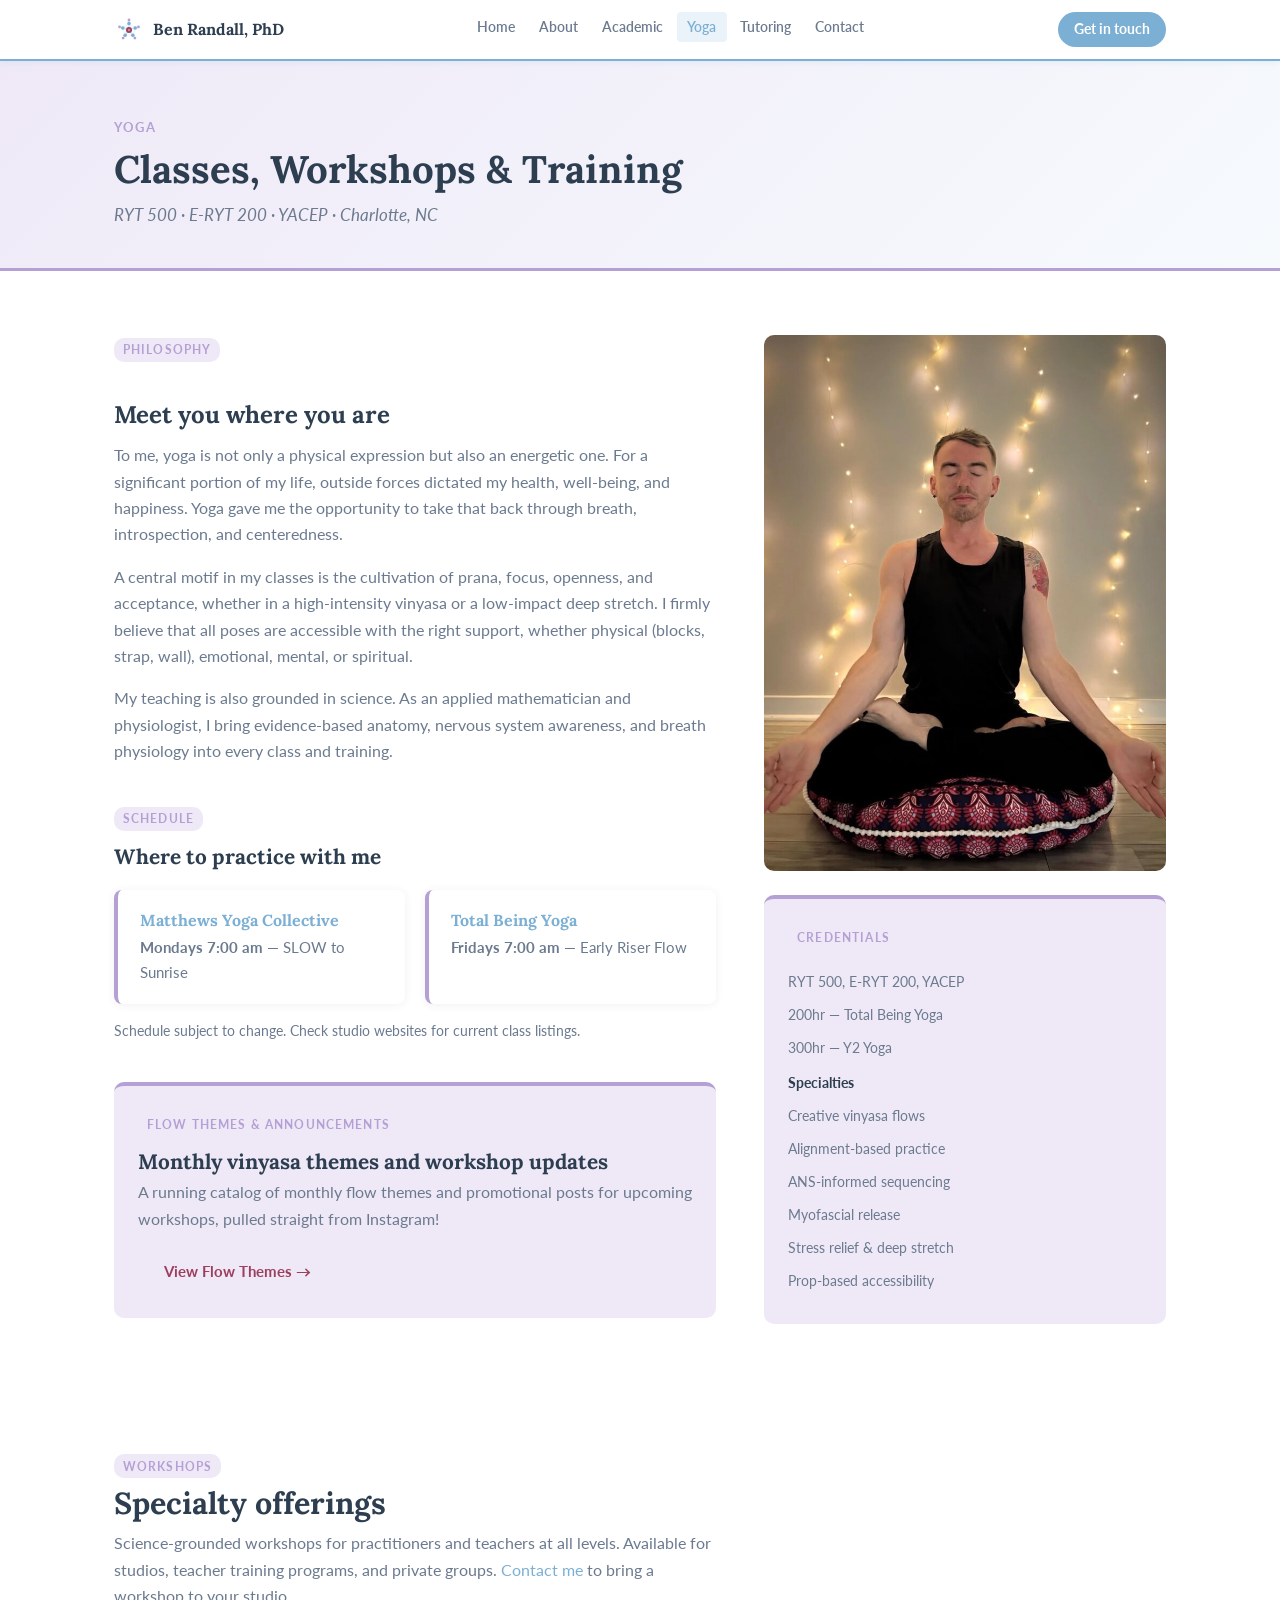
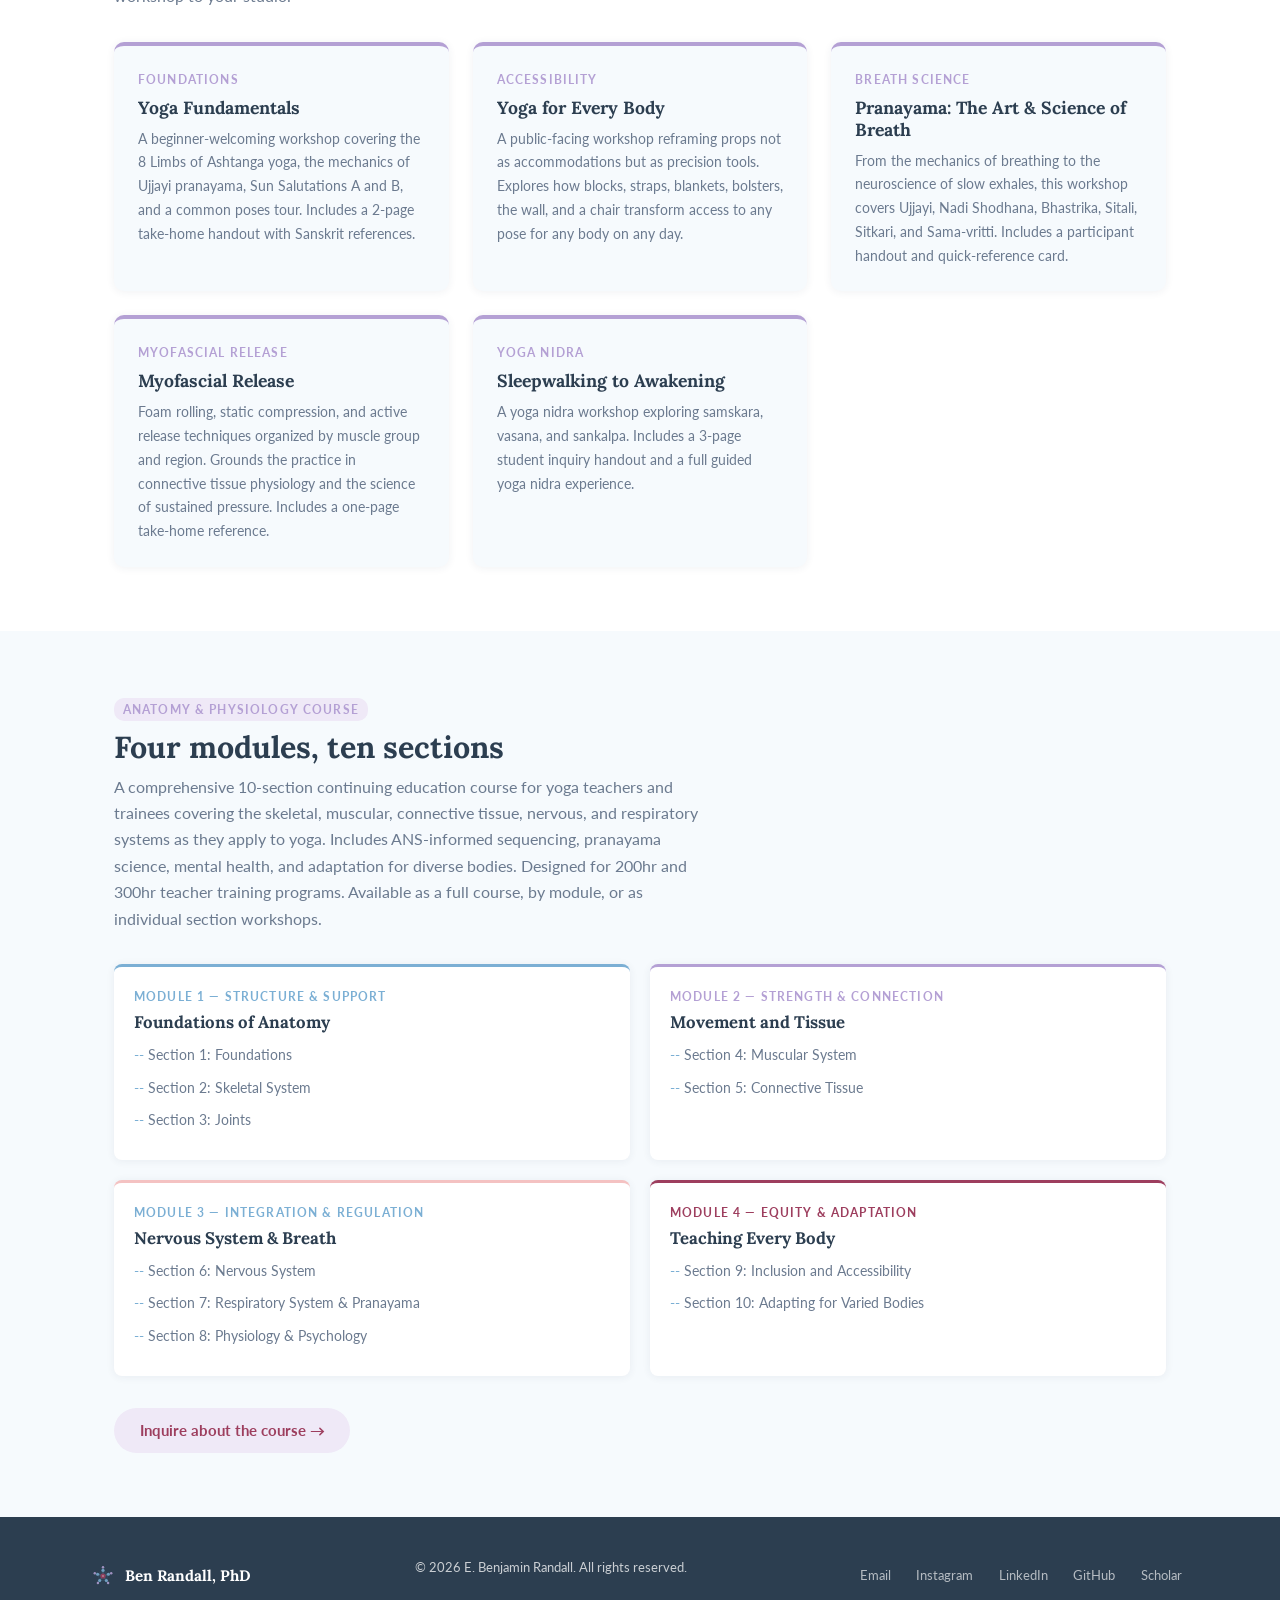
<file: yoga.html>
<!DOCTYPE html>
<html lang="en">
<head>
  <meta charset="UTF-8">
  <meta name="viewport" content="width=device-width, initial-scale=1.0">
  <meta name="description" content="Yoga classes, workshops, and anatomy training with Ben Randall, PhD, RYT 500 in Charlotte, NC.">
  <title>Yoga | Ben Randall, PhD</title>
  <link rel="preconnect" href="https://fonts.googleapis.com">
  <link rel="preconnect" href="https://fonts.gstatic.com" crossorigin>
  <link href="https://fonts.googleapis.com/css2?family=Lora:ital,wght@0,400;0,700;1,400&family=Lato:ital,wght@0,400;0,700;1,400&display=swap" rel="stylesheet">
  <link rel="stylesheet" href="styles.css">
</head>
<body>

  <nav class="nav">
    <div class="nav__inner">
      <a href="index.html" class="nav__brand">
        <img src="assets/icon_ai_lotus.svg" alt="" class="nav__logo">
        <span class="nav__name">Ben Randall, PhD</span>
      </a>
      <ul class="nav__links">
        <li><a href="index.html">Home</a></li>
        <li><a href="about.html">About</a></li>
        <li><a href="academic.html">Academic</a></li>
        <li><a href="yoga.html" class="active">Yoga</a></li>
        <li><a href="tutoring.html">Tutoring</a></li>
        <li><a href="contact.html">Contact</a></li>
      </ul>
      <a href="contact.html" class="nav__cta">Get in touch</a>
    </div>
  </nav>

  <main>

    <div class="page-header page-header--lav">
      <div class="container">
        <p class="page-header__eyebrow">Yoga</p>
        <h1 class="page-header__title">Classes, Workshops &amp; Training</h1>
        <p class="page-header__sub">RYT 500 &middot; E-RYT 200 &middot; YACEP &middot; Charlotte, NC</p>
      </div>
    </div>

    <!-- Teaching philosophy -->
    <section class="section">
      <div class="container">
        <div class="two-col--wide two-col">
          <div>
          <div class="prose">
            <span class="label label--lav">Philosophy</span>
            <h2>Meet you where you are</h2>
            <p>
              To me, yoga is not only a physical expression but also an energetic one. For a significant portion of my life, outside forces dictated my health, well-being, and happiness. Yoga gave me the opportunity to take that back through breath, introspection, and centeredness.
            </p>
            <p>
              A central motif in my classes is the cultivation of prana, focus, openness, and acceptance, whether in a high-intensity vinyasa or a low-impact deep stretch. I firmly believe that all poses are accessible with the right support, whether physical (blocks, strap, wall), emotional, mental, or spiritual.
            </p>
            <p>
              My teaching is also grounded in science. As an applied mathematician and physiologist, I bring evidence-based anatomy, nervous system awareness, and breath physiology into every class and training.
            </p>
          </div>

          <!-- Class schedule -->
          <div style="margin-top:2.5rem;">
            <span class="label label--lav">Schedule</span>
            <h3 style="margin:0.4rem 0 1.25rem;">Where to practice with me</h3>
            <div class="card-grid" style="grid-template-columns:repeat(auto-fill,minmax(220px,1fr));">
              <div class="info-card info-card--lav">
                <h4 class="info-card__title"><a href="https://matthewsyogacollective.com/" target="_blank" rel="noopener">Matthews Yoga Collective</a></h4>
                <p class="info-card__body">
                  <strong>Mondays 7:00 am</strong> &mdash; SLOW to Sunrise<br>
                </p>
              </div>
              <div class="info-card info-card--lav">
                <h4 class="info-card__title"><a href="https://totalbeingyoga.com/" target="_blank" rel="noopener">Total Being Yoga</a></h4>
                <p class="info-card__body">
                  <strong>Fridays 7:00 am</strong> &mdash; Early Riser Flow
                </p>
              </div>
            </div>
            <p style="margin-top:1rem;font-size:0.85rem;color:var(--muted);">
              Schedule subject to change. Check studio websites for current class listings.
            </p>
          </div>

          <!-- Flow Themes CTA -->
          <div style="background:var(--practice);border-radius:10px;padding:1.5rem;border-top:4px solid var(--lav);margin-top:2.5rem;">
            <span class="label label--lav">Flow Themes &amp; Announcements</span>
            <h3 style="margin:0.4rem 0 0.25rem;">Monthly vinyasa themes and workshop updates</h3>
            <p style="color:var(--muted);margin:0 0 1rem;">
              A running catalog of monthly flow themes and promotional posts for upcoming workshops, pulled
              straight from Instagram!
            </p>
            <a href="flow-themes.html" class="btn btn--secondary">View Flow Themes &rarr;</a>
          </div>
          </div>
          <div>
            <!-- Photo -->
            <div style="border-radius:10px;aspect-ratio:3/4;overflow:hidden;margin-bottom:1.5rem;">
              <img src="assets/personal/me-yoga.jpg" alt="E. Benjamin Randall practicing yoga" style="width:100%;height:100%;object-fit:cover;display:block;">
            </div>

            <div style="background:var(--practice);border-radius:10px;padding:1.5rem;border-top:4px solid var(--lav);">
            <span class="label label--lav">Credentials</span>
            <ul style="list-style:none;padding:0;margin-top:0.75rem;font-size:0.9rem;color:var(--muted);line-height:1.9;">
              <li>RYT 500, E-RYT 200, YACEP</li>
              <li>200hr &mdash; Total Being Yoga</li>
              <li>300hr &mdash; Y2 Yoga</li>
              <li style="margin-top:0.5rem;color:var(--text);font-weight:700;">Specialties</li>
              <li>Creative vinyasa flows</li>
              <li>Alignment-based practice</li>
              <li>ANS-informed sequencing</li>
              <li>Myofascial release</li>
              <li>Stress relief &amp; deep stretch</li>
              <li>Prop-based accessibility</li>
            </ul>
            </div>
          </div>
        </div>
      </div>
    </section>

    <!-- Workshops -->
    <section class="section">
      <div class="container">
        <span class="label label--lav">Workshops</span>
        <h2 style="margin-bottom:0.5rem;">Specialty offerings</h2>
        <p style="color:var(--muted);margin-bottom:2rem;max-width:600px;">
          Science-grounded workshops for practitioners and teachers at all levels.
          Available for studios, teacher training programs, and private groups.
          <a href="contact.html">Contact me</a> to bring a workshop to your studio.
        </p>
        <div class="workshop-grid">
          <div class="workshop-card">
            <p class="workshop-card__tag">Foundations</p>
            <h3 class="workshop-card__title">Yoga Fundamentals</h3>
            <p class="workshop-card__body">
              A beginner-welcoming workshop covering the 8 Limbs of Ashtanga yoga, the mechanics of
              Ujjayi pranayama, Sun Salutations A and B, and a common poses tour. Includes a
              2-page take-home handout with Sanskrit references.
            </p>
          </div>
          <div class="workshop-card">
            <p class="workshop-card__tag">Accessibility</p>
            <h3 class="workshop-card__title">Yoga for Every Body</h3>
            <p class="workshop-card__body">
              A public-facing workshop reframing props not as accommodations but as precision tools.
              Explores how blocks, straps, blankets, bolsters, the wall, and a chair transform access
              to any pose for any body on any day.
            </p>
          </div>
          <div class="workshop-card">
            <p class="workshop-card__tag">Breath Science</p>
            <h3 class="workshop-card__title">Pranayama: The Art &amp; Science of Breath</h3>
            <p class="workshop-card__body">
              From the mechanics of breathing to the neuroscience of slow exhales, this workshop
              covers Ujjayi, Nadi Shodhana, Bhastrika, Sitali, Sitkari, and Sama-vritti.
              Includes a participant handout and quick-reference card.
            </p>
          </div>
          <div class="workshop-card">
            <p class="workshop-card__tag">Myofascial Release</p>
            <h3 class="workshop-card__title">Myofascial Release</h3>
            <p class="workshop-card__body">
              Foam rolling, static compression, and active release techniques organized by muscle group
              and region. Grounds the practice in connective tissue physiology and the science of
              sustained pressure. Includes a one-page take-home reference.
            </p>
          </div>
          <div class="workshop-card">
            <p class="workshop-card__tag">Yoga Nidra</p>
            <h3 class="workshop-card__title">Sleepwalking to Awakening</h3>
            <p class="workshop-card__body">
              A yoga nidra workshop exploring samskara, vasana, and sankalpa. Includes a
              3-page student inquiry handout and a full guided yoga nidra experience.
            </p>
          </div>
        </div>
      </div>
    </section>

    <!-- Course overview -->
    <section class="section section--tint">
      <div class="container">
        <span class="label label--lav">Anatomy &amp; Physiology Course</span>
        <h2 style="margin-bottom:0.5rem;">Four modules, ten sections</h2>
        <p style="color:var(--muted);margin-bottom:2rem;max-width:600px;">          
          A comprehensive 10-section continuing education course for yoga teachers and trainees covering the skeletal, muscular, connective tissue, nervous, and respiratory systems as they apply to yoga. Includes ANS-informed sequencing, pranayama science, mental health, and adaptation for diverse bodies. Designed for 200hr and 300hr teacher training programs. Available as a full course, by module, or as individual section workshops.
        </p>
        <div class="module-grid">
          <div class="module-card">
            <p class="module-card__label">Module 1 &mdash; Structure &amp; Support</p>
            <h4 class="module-card__title">Foundations of Anatomy</h4>
            <ul class="module-card__sections">
              <li>Section 1: Foundations</li>
              <li>Section 2: Skeletal System</li>
              <li>Section 3: Joints</li>
            </ul>
          </div>
          <div class="module-card module-card--lav">
            <p class="module-card__label">Module 2 &mdash; Strength &amp; Connection</p>
            <h4 class="module-card__title">Movement and Tissue</h4>
            <ul class="module-card__sections">
              <li>Section 4: Muscular System</li>
              <li>Section 5: Connective Tissue</li>
            </ul>
          </div>
          <div class="module-card module-card--pink">
            <p class="module-card__label">Module 3 &mdash; Integration &amp; Regulation</p>
            <h4 class="module-card__title">Nervous System &amp; Breath</h4>
            <ul class="module-card__sections">
              <li>Section 6: Nervous System</li>
              <li>Section 7: Respiratory System &amp; Pranayama</li>
              <li>Section 8: Physiology &amp; Psychology</li>
            </ul>
          </div>
          <div class="module-card module-card--plum">
            <p class="module-card__label">Module 4 &mdash; Equity &amp; Adaptation</p>
            <h4 class="module-card__title">Teaching Every Body</h4>
            <ul class="module-card__sections">
              <li>Section 9: Inclusion and Accessibility</li>
              <li>Section 10: Adapting for Varied Bodies</li>
            </ul>
          </div>
        </div>
        <a href="contact.html" class="btn btn--secondary" style="margin-top:2rem;display:inline-block;">Inquire about the course &rarr;</a>
      </div>
    </section>

  </main>

  <footer class="footer">
    <div class="footer__inner">
      <a href="index.html" class="footer__brand">
        <img src="assets/icon_ai_lotus.svg" alt="" class="footer__logo">
        <span class="footer__name">Ben Randall, PhD</span>
      </a>
      <p class="footer__copy">&#169; 2026 E. Benjamin Randall. All rights reserved.</p>
      <nav class="footer__social" aria-label="Social links">
        <a href="mailto:ebenjaminrandall@gmail.com">Email</a>
        <a href="https://www.instagram.com/ebenjaminrandall/" target="_blank" rel="noopener">Instagram</a>
        <a href="https://www.linkedin.com/in/ebenjaminrandall/" target="_blank" rel="noopener">LinkedIn</a>
        <a href="https://github.com/ebenjaminrandall/" target="_blank" rel="noopener">GitHub</a>
        <a href="https://scholar.google.com/citations?user=M6UoraMAAAAJ" target="_blank" rel="noopener">Scholar</a>
      </nav>
    </div>
  </footer>

</body>
</html>
</file>
<file: styles.css>
/* ============================================================
   Ben Randall, PhD — Personal Website
   styles.css — shared across all pages
   Blue Lotus + Plum palette · Lora + Lato typography
   ============================================================ */

:root {
  --blue:    #7BAFD4;
  --lav:     #B4A0D4;
  --pink:    #F4C2C2;
  --plum:    #9D3E5E;
  --text:    #2C3E50;
  --muted:   #6B7A8F;
  --tint:    #F6FAFD;
  --white:   #ffffff;
  --concept: #EAF3FA;
  --practice:#EFE9F7;
  --aware:   #FCE9E9;
  color-scheme: light;
}

/* ── Reset ── */
*, *::before, *::after { box-sizing: border-box; margin: 0; padding: 0; }
html { font-size: 16px; scroll-behavior: smooth; }
body { font-family: 'Lato', Calibri, sans-serif; color: var(--text); background: var(--white); line-height: 1.65; }
img { max-width: 100%; display: block; }
a { color: var(--blue); text-decoration: none; }
a:hover { text-decoration: underline; }

/* ── Typography ── */
h1, h2, h3, h4 { font-family: 'Lora', Georgia, serif; color: var(--text); line-height: 1.25; }
h1 { font-size: 2.6rem; font-weight: 700; }
h2 { font-size: 1.9rem; font-weight: 700; }
h3 { font-size: 1.3rem; font-weight: 700; }
h4 { font-size: 1.05rem; font-weight: 700; }
p  { margin-bottom: 1rem; }
p:last-child { margin-bottom: 0; }
ul, ol { padding-left: 1.4rem; }
li { margin-bottom: 0.35rem; }

/* ── Layout ── */
.container { max-width: 1100px; margin: 0 auto; padding: 0 1.5rem; }
.section { padding: 4rem 0; }
.section--tint { background: var(--tint); }
.section--dark { background: var(--text); color: var(--white); }

/* ── Navigation ── */
.nav { position: sticky; top: 0; z-index: 100; background: var(--white); border-bottom: 2px solid var(--blue); box-shadow: 0 1px 6px rgba(123,175,212,0.15); }
.nav__inner { display: flex; align-items: center; justify-content: space-between; max-width: 1100px; margin: 0 auto; padding: 0.75rem 1.5rem; gap: 1rem; }
.nav__brand { display: flex; align-items: center; gap: 0.55rem; text-decoration: none; flex-shrink: 0; }
.nav__logo { width: 30px; height: 30px; }
.nav__name { font-family: 'Lora', Georgia, serif; font-size: 1rem; font-weight: 700; color: var(--text); white-space: nowrap; }
.nav__links { display: flex; align-items: center; gap: 0.2rem; list-style: none; padding: 0; flex-wrap: wrap; }
.nav__links a { font-family: 'Lato', sans-serif; font-size: 0.88rem; font-weight: 600; color: var(--muted); padding: 0.4rem 0.65rem; border-radius: 4px; transition: color 0.15s, background 0.15s; text-decoration: none; white-space: nowrap; }
.nav__links a:hover, .nav__links a.active { color: var(--blue); background: var(--concept); }
.nav__cta { font-family: 'Lato', sans-serif; font-size: 0.85rem; font-weight: 700; color: var(--white); background: var(--blue); padding: 0.4rem 1rem; border-radius: 20px; text-decoration: none; white-space: nowrap; transition: background 0.15s; }
.nav__cta:hover { background: var(--plum); text-decoration: none; }

/* ── Hero ── */
.hero { text-align: center; padding: 5rem 1.5rem 4rem; background: linear-gradient(160deg, var(--tint) 0%, var(--white) 60%); }
.hero__mark { width: 90px; height: 90px; margin: 0 auto 1.5rem; }
.hero__title { font-size: 3rem; font-weight: 700; margin-bottom: 0.5rem; }
.hero__tagline { font-family: 'Lato', sans-serif; font-size: 1.15rem; color: var(--muted); font-style: italic; margin-bottom: 1.5rem; letter-spacing: 0.04em; }
.hero__bio { max-width: 640px; margin: 0 auto 2rem; font-size: 1.05rem; color: var(--muted); }
.hero__actions { display: flex; gap: 1rem; justify-content: center; flex-wrap: wrap; }

/* ── Buttons ── */
.btn { display: inline-block; font-family: 'Lato', sans-serif; font-size: 0.95rem; font-weight: 700; padding: 0.65rem 1.6rem; border-radius: 24px; text-decoration: none; transition: background 0.15s, color 0.15s; }
.btn--primary   { background: var(--blue);  color: var(--white); }
.btn--primary:hover   { background: #5a9ac0; text-decoration: none; }
.btn--secondary { background: var(--practice); color: var(--plum); }
.btn--secondary:hover { background: var(--lav); color: var(--white); text-decoration: none; }
.btn--plum      { background: var(--plum);  color: var(--white); }
.btn--plum:hover      { background: #7a2f49; text-decoration: none; }
.btn--outline   { border: 2px solid var(--blue); color: var(--blue); background: transparent; }
.btn--outline:hover { background: var(--blue); color: var(--white); text-decoration: none; }

/* ── Pillar cards ── */
.pillars { display: grid; grid-template-columns: repeat(3, 1fr); gap: 1.5rem; }
.pillar-card { background: var(--white); border-radius: 10px; border-top: 5px solid var(--blue); padding: 1.75rem 1.5rem; box-shadow: 0 2px 12px rgba(44,62,80,0.08); display: flex; flex-direction: column; gap: 0.75rem; }
.pillar-card--lav   { border-top-color: var(--lav); }
.pillar-card--plum  { border-top-color: var(--plum); }
.pillar-card__icon  { font-size: 1.8rem; line-height: 1; display: block; align-self: center; }
.pillar-card__title { font-size: 1.2rem; }
.pillar-card__body  { color: var(--muted); font-size: 0.95rem; flex: 1; }
.pillar-card__link  { font-size: 0.9rem; font-weight: 700; color: var(--blue); }
.pillar-card--lav  .pillar-card__link { color: var(--lav); }
.pillar-card--plum .pillar-card__link { color: var(--plum); }

/* ── Page header ── */
.page-header { background: linear-gradient(135deg, var(--concept) 0%, var(--tint) 100%); padding: 3.5rem 1.5rem 2.5rem; border-bottom: 3px solid var(--blue); }
.page-header--lav  { background: linear-gradient(135deg, var(--practice) 0%, var(--tint) 100%); border-bottom-color: var(--lav); }
.page-header--plum { background: linear-gradient(135deg, var(--aware) 0%, var(--tint) 100%); border-bottom-color: var(--plum); }
.page-header__eyebrow { font-family: 'Lato', sans-serif; font-size: 0.8rem; font-weight: 700; letter-spacing: 0.12em; text-transform: uppercase; color: var(--blue); margin-bottom: 0.4rem; }
.page-header--lav  .page-header__eyebrow { color: var(--lav); }
.page-header--plum .page-header__eyebrow { color: var(--plum); }
.page-header__title { font-size: 2.4rem; margin-bottom: 0.5rem; }
.page-header__sub   { font-size: 1.05rem; color: var(--muted); font-style: italic; }

/* ── Prose ── */
.prose { max-width: 740px; }
.prose h2 { margin: 2rem 0 0.75rem; font-size: 1.5rem; }
.prose h3 { margin: 1.5rem 0 0.5rem; color: var(--blue); }
.prose p  { color: var(--muted); }
.label { display: inline-block; font-family: 'Lato', sans-serif; font-size: 0.72rem; font-weight: 700; letter-spacing: 0.1em; text-transform: uppercase; color: var(--blue); background: var(--concept); padding: 0.15rem 0.55rem; border-radius: 10px; margin-bottom: 0.4rem; }
.label--lav  { color: var(--lav);  background: var(--practice); }
.label--plum { color: var(--plum); background: var(--aware); }

/* ── Info cards ── */
.card-grid { display: grid; grid-template-columns: repeat(auto-fill, minmax(280px, 1fr)); gap: 1.25rem; }
.info-card { background: var(--white); border-radius: 8px; border-left: 4px solid var(--blue); padding: 1.25rem 1.25rem 1.25rem 1.35rem; box-shadow: 0 1px 8px rgba(44,62,80,0.07); }
.info-card--lav  { border-left-color: var(--lav); }
.info-card--plum { border-left-color: var(--plum); }
.info-card__title { font-size: 1rem; margin-bottom: 0.35rem; }
.info-card__body  { font-size: 0.92rem; color: var(--muted); }

/* ── Subject grid ── */
.subject-group { margin-bottom: 2.25rem; }
.subject-group__label { font-family: 'Lato', sans-serif; font-size: 0.75rem; font-weight: 700; letter-spacing: 0.12em; text-transform: uppercase; color: var(--blue); border-bottom: 2px solid var(--concept); padding-bottom: 0.4rem; margin-bottom: 0.8rem; }
.subject-list { display: flex; flex-wrap: wrap; gap: 0.5rem; list-style: none; padding: 0; }
.subject-list li { font-size: 0.88rem; background: var(--tint); color: var(--text); padding: 0.3rem 0.75rem; border-radius: 16px; border: 1px solid rgba(123,175,212,0.25); margin: 0; }

/* ── Schedule table ── */
.schedule-table { width: 100%; border-collapse: collapse; font-size: 0.92rem; }
.schedule-table th { font-family: 'Lato', sans-serif; font-size: 0.75rem; font-weight: 700; letter-spacing: 0.08em; text-transform: uppercase; color: var(--blue); border-bottom: 2px solid var(--blue); padding: 0.5rem 0.75rem; text-align: left; }
.schedule-table td { padding: 0.6rem 0.75rem; border-bottom: 1px solid rgba(123,175,212,0.15); color: var(--muted); }
.schedule-table tr:last-child td { border-bottom: none; }
.schedule-table td:first-child { font-weight: 700; color: var(--text); }

/* ── Workshop cards ── */
.workshop-grid { display: grid; grid-template-columns: repeat(auto-fill, minmax(300px, 1fr)); gap: 1.5rem; }
.workshop-card { background: var(--tint); border-radius: 10px; padding: 1.5rem; border-top: 4px solid var(--lav); box-shadow: 0 1px 8px rgba(44,62,80,0.07); }
.workshop-card__tag { font-size: 0.72rem; font-weight: 700; letter-spacing: 0.1em; text-transform: uppercase; color: var(--lav); margin-bottom: 0.5rem; }
.workshop-card__title { font-size: 1.1rem; margin-bottom: 0.5rem; }
.workshop-card__body  { font-size: 0.9rem; color: var(--muted); }

/* ── Module grid ── */
.module-grid { display: grid; grid-template-columns: repeat(2, 1fr); gap: 1.25rem; }
.module-card { background: var(--white); border-radius: 8px; padding: 1.25rem; box-shadow: 0 1px 8px rgba(44,62,80,0.07); border-top: 3px solid var(--blue); }
.module-card--lav  { border-top-color: var(--lav); }
.module-card--pink { border-top-color: var(--pink); }
.module-card--plum { border-top-color: var(--plum); }
.module-card__label { font-size: 0.72rem; font-weight: 700; letter-spacing: 0.1em; text-transform: uppercase; color: var(--blue); margin-bottom: 0.4rem; }
.module-card--lav  .module-card__label { color: var(--lav); }
.module-card--plum .module-card__label { color: var(--plum); }
.module-card__title { font-size: 1.05rem; margin-bottom: 0.5rem; }
.module-card__sections { font-size: 0.85rem; color: var(--muted); list-style: none; padding: 0; }
.module-card__sections li { padding: 0.15rem 0; }
.module-card__sections li::before { content: "-- "; color: var(--blue); }

/* ── Contact form ── */
.contact-form { max-width: 560px; }
.form-group { margin-bottom: 1.25rem; }
.form-group label { display: block; font-size: 0.85rem; font-weight: 700; color: var(--text); margin-bottom: 0.35rem; }
.form-group input, .form-group textarea { width: 100%; font-family: 'Lato', sans-serif; font-size: 0.95rem; color: var(--text); background: var(--tint); border: 1.5px solid rgba(123,175,212,0.35); border-radius: 6px; padding: 0.6rem 0.85rem; transition: border-color 0.15s; outline: none; }
.form-group input:focus, .form-group textarea:focus { border-color: var(--blue); background: var(--white); }
.form-group textarea { resize: vertical; min-height: 130px; }

/* ── Social links ── */
.social-links { display: flex; gap: 0.75rem; flex-wrap: wrap; }
.social-link { display: inline-flex; align-items: center; gap: 0.4rem; font-size: 0.88rem; font-weight: 700; color: var(--muted); background: var(--tint); border: 1px solid rgba(123,175,212,0.3); padding: 0.45rem 0.9rem; border-radius: 20px; text-decoration: none; transition: color 0.15s, border-color 0.15s, background 0.15s; }
.social-link:hover { color: var(--blue); border-color: var(--blue); background: var(--concept); text-decoration: none; }

/* ── Two-column ── */
.two-col { display: grid; grid-template-columns: 1fr 1fr; gap: 3rem; align-items: start; }
.two-col--wide { grid-template-columns: 3fr 2fr; }

/* ── Misc ── */
.divider { border: none; border-top: 1px solid rgba(123,175,212,0.2); margin: 2.5rem 0; }
.text-muted { color: var(--muted); }
.mt-1 { margin-top: 1rem; }
.mt-2 { margin-top: 1.5rem; }

/* ── Footer ── */
.footer { background: var(--text); color: rgba(255,255,255,0.75); padding: 2.5rem 1.5rem; }
.footer__inner { max-width: 1100px; margin: 0 auto; display: flex; align-items: center; justify-content: space-between; flex-wrap: wrap; gap: 1.25rem; }
.footer__brand { display: flex; align-items: center; gap: 0.55rem; text-decoration: none; }
.footer__logo { width: 26px; height: 26px; opacity: 0.85; }
.footer__name { font-family: 'Lora', Georgia, serif; font-size: 0.95rem; font-weight: 700; color: var(--white); }
.footer__copy { font-size: 0.8rem; }
.footer__social { display: flex; gap: 0.6rem; }
.footer__social a { font-size: 0.82rem; color: rgba(255,255,255,0.65); text-decoration: none; padding: 0.3rem 0.5rem; border-radius: 4px; transition: color 0.15s; }
.footer__social a:hover { color: var(--white); text-decoration: none; }

/* ── Responsive ── */
@media (max-width: 820px) {
  .pillars     { grid-template-columns: 1fr; }
  .module-grid { grid-template-columns: 1fr; }
  .two-col, .two-col--wide { grid-template-columns: 1fr; gap: 1.5rem; }
  h1 { font-size: 2rem; }
  .hero__title { font-size: 2.2rem; }
  .page-header__title { font-size: 1.9rem; }
}
@media (max-width: 600px) {
  .nav__links { display: none; }
  .nav__inner { padding: 0.6rem 1rem; }
  .hero { padding: 3rem 1rem 2.5rem; }
  .section { padding: 2.5rem 0; }
  .container { padding: 0 1rem; }
}

/* ── Career path ── */
.career-path { display: flex; align-items: flex-start; justify-content: space-between; gap: 0.5rem; margin: 1.5rem 0 0.5rem; }
.career-path__step { display: flex; flex-direction: column; align-items: center; text-align: center; gap: 0.6rem; flex: 1 1 0; min-width: 0; }
.career-path__icon { width: 60px; height: 60px; min-width: 60px; border-radius: 50%; display: flex; align-items: center; justify-content: center; box-shadow: 0 2px 10px rgba(44,62,80,0.12); }
.career-path__icon svg { width: 28px; height: 28px; }
.career-path__icon--blue { background: var(--blue); color: var(--white); }
.career-path__icon--lav  { background: var(--lav);  color: var(--white); }
.career-path__icon--pink { background: var(--pink); color: var(--plum); }
.career-path__icon--plum { background: var(--plum); color: var(--white); }
.career-path__title { font-family: 'Lora', Georgia, serif; font-size: 0.95rem; margin: 0; }
.career-path__sub   { font-size: 0.78rem; color: var(--muted); margin: 0; }
.career-path__arrow { display: flex; align-items: center; justify-content: center; flex: 0 0 auto; color: var(--stone, var(--muted)); padding-top: 18px; opacity: 0.6; }
.career-path__arrow svg { width: 22px; height: 22px; }

@media (max-width: 700px) {
  .career-path { flex-direction: column; align-items: stretch; gap: 1rem; }
  .career-path__step { flex-direction: row; text-align: left; justify-content: flex-start; gap: 1rem; }
  .career-path__sub { margin-top: 0.15rem; }
  .career-path__arrow { transform: rotate(90deg); padding: 0; align-self: center; }
}

/* ── Pet gallery ── */
.pet-card { background: var(--white); border-radius: 10px; overflow: hidden; box-shadow: 0 1px 8px rgba(44,62,80,0.07); display: flex; flex-direction: column; border-top: 4px solid var(--lav); }
.pet-card--blue { border-top-color: var(--blue); }
.pet-card--pink { border-top-color: var(--pink); }
.pet-card__photo { aspect-ratio: 4/3; background: var(--tint); border-bottom: 2px dashed rgba(123,175,212,0.35); display: flex; align-items: center; justify-content: center; text-align: center; color: var(--muted); font-size: 0.85rem; padding: 1rem; }
.pet-card__photo img { width: 100%; height: 100%; object-fit: cover; display: block; }
.pet-card__body { padding: 1rem 1.25rem 1.25rem; }
.pet-card__name { font-family: 'Lora', Georgia, serif; font-size: 1.05rem; margin: 0 0 0.35rem; }
.pet-card__bio  { font-size: 0.9rem; color: var(--muted); margin: 0; }
</file>
